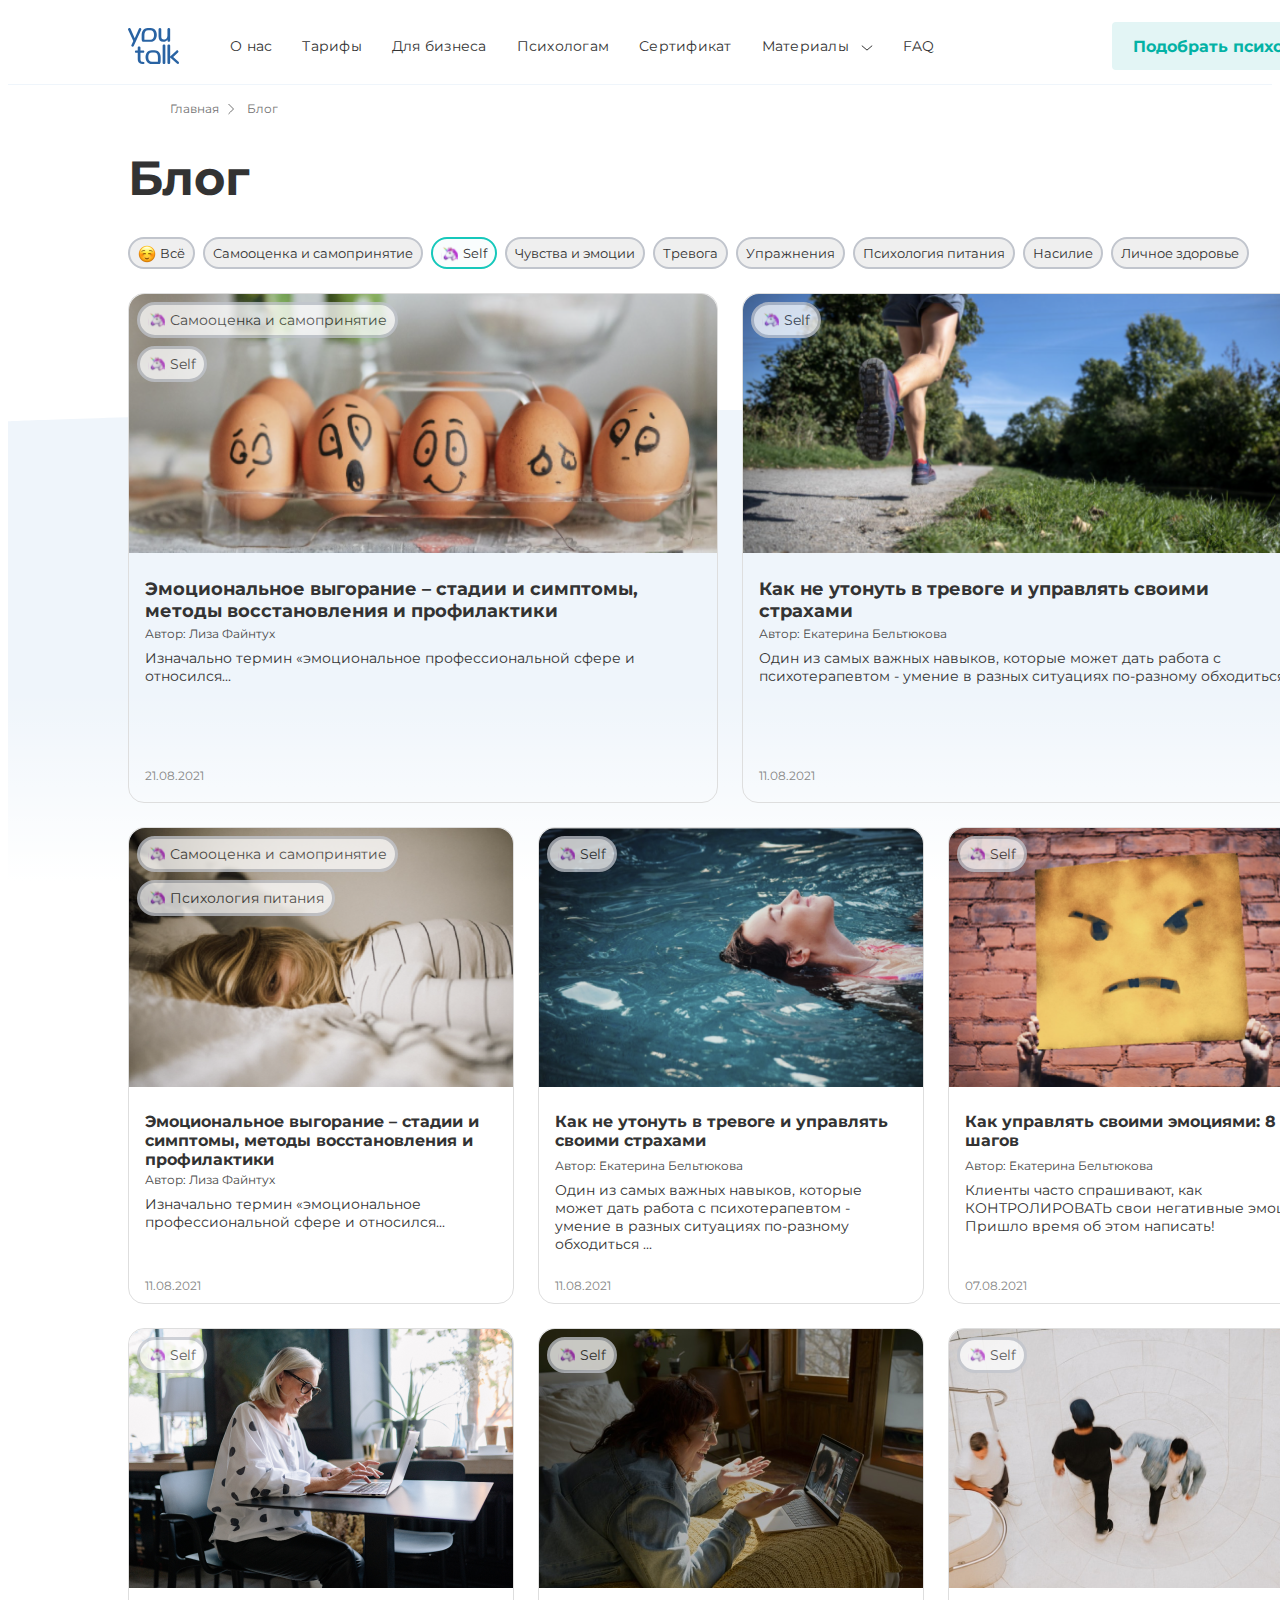
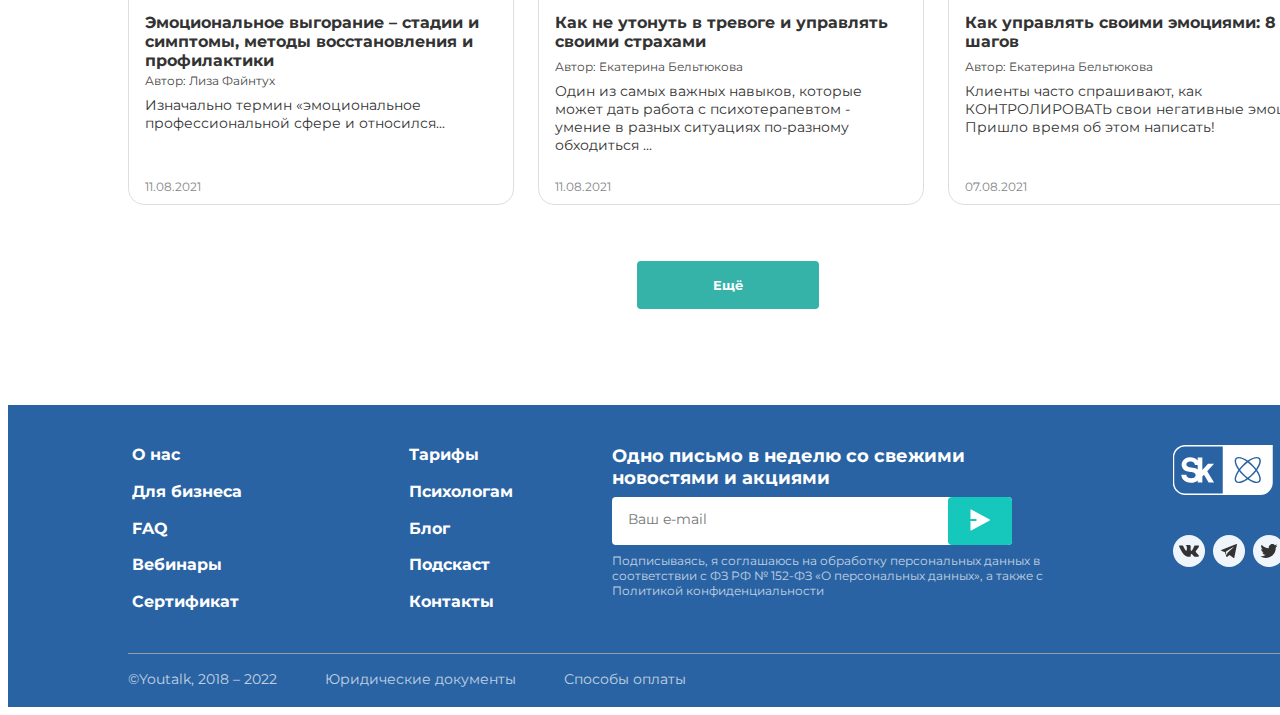
<file: index.html>
<!DOCTYPE html>
<html lang="en">
  <head>
    <meta
      charset="utf-8"
      name="viewport"
      content="width=device-width, initial-scale=1.0"
    />
    <link rel="stylesheet" href="./css/header.css" />
    <link rel="stylesheet" href="./css/hero.css" />
    <link rel="stylesheet" href="./css/footer.css" />
    <title>You talk</title>
    <script src="./js/burger.js"></script>
  </head>
  <body>
    <div class="header-wrapper">
      <header>
        <div class="header__box">
          <nav class="header__nav">
            <img
              class="header__logo"
              src="./images/header_logo.svg"
              alt="logo"
            />
            <ul class="header__list">
              <li>
                <a class="font__black header__link" href="#">О нас</a>
              </li>
              <li>
                <a class="font__black header__link" href="#">Тарифы</a>
              </li>
              <li>
                <a class="font__black header__link" href="#">Для бизнеса</a>
              </li>
              <li>
                <a class="font__black header__link" href="#">Психологам</a>
              </li>
              <li>
                <a class="font__black header__link" href="#">Сертификат</a>
              </li>
              <li>
                <a class="font__black header__link" href="#">Материалы</a>
                <img
                  class="header__link-arrow"
                  src="./images/header_arrow_down.svg"
                  alt="↓"
                />
              </li>
              <li>
                <a class="font__black header__link" href="#">FAQ</a>
              </li>
            </ul>
            <button class="header__button">Подобрать психолога</button>
          </nav>
          <nav class="header__mobile">
            <img
              class="header__mobile_logo"
              src="./images/header_logo.svg"
              alt="logo"
            />
            <button class="header__mobile_burger" onclick="toggleMenu()">
              <img src="./images/header_burger.svg" alt="menu" />
            </button>
          </nav>
          <div class="header__line"></div>
          <ul class="header__mobile_list">
            <li>
              <a class="font__black header__mobile-link" href="#">О нас</a>
            </li>
            <li>
              <a class="font__black header__mobile-link" href="#">Тарифы</a>
            </li>
            <li>
              <a class="font__black header__mobile-link" href="#"
                >Для бизнеса</a
              >
            </li>
            <li>
              <a class="font__black header__mobile-link" href="#">Психологам</a>
            </li>
            <li>
              <a class="font__black header__mobile-link" href="#">Сертификат</a>
            </li>
            <li>
              <a class="font__black header__mobile-link" href="#">Материалы</a>
              <img
                class="header__link_arrow"
                src="./images/header_arrow_down.svg"
                alt="↓"
              />
            </li>
            <li>
              <a class="font__black header__mobile-link" href="#">FAQ</a>
            </li>
          </ul>
        </div>
      </header>
    </div>
    <div class="hero-wrapper">
      <main>
        <section class="hero">
          <nav class="hero__menu">
            <a href="#" class="font__black hero__menu_item">Главная</a>
            <img
              class="hero__menu_arrow"
              src="./images/hero_arrow.svg"
              alt="→"
            />
            <a href="#" class="font__black hero__menu_item">Блог</a>
          </nav>
          <div class="hero__container">
            <p class="font__black hero__headline">Блог</p>
            <div class="hero__tags">
              <button class="hero__tags_item">
                <img
                  class="hero__tags_image"
                  src="./images/hero_smile.svg"
                  alt="😊"
                />
                <p class="font__black hero__tags_text">Всё</p>
              </button>
              <button class="hero__tags_item">
                <p class="font__black hero__tags_text">
                  Самооценка и самопринятие
                </p>
              </button>
              <button class="hero__tags_item">
                <img
                  class="hero__tags_image"
                  src="./images/hero_unicorn.svg"
                  alt="🦄"
                />
                <p class="font__black hero__tags_text">Self</p>
              </button>
              <button class="hero__tags_item">
                <p class="font__black hero__tags_text">Чувства и эмоции</p>
              </button>
              <button class="hero__tags_item">
                <p class="font__black hero__tags_text">Тревога</p>
              </button>
              <button class="hero__tags_item">
                <p class="font__black hero__tags_text">Упражнения</p>
              </button>
              <button class="hero__tags_item">
                <p class="font__black hero__tags_text">Психология питания</p>
              </button>
              <button class="hero__tags_item">
                <p class="font__black hero__tags_text">Насилие</p>
              </button>
              <button class="hero__tags_item">
                <p class="font__black hero__tags_text">Личное здоровье</p>
              </button>
            </div>
            <div class="hero__main_articles">
              <a href="#" class="hero__main_articles_item">
                <div class="hero__main_articles_image">
                  <span
                    class="font__black hero__tags_item hero__main_articles_item_tag"
                  >
                    <img
                      class="hero__tags_image"
                      src="./images/hero_unicorn.svg"
                      alt="🦄"
                    />
                    Самооценка и самопринятие</span
                  >
                  <span
                    class="font__black hero__tags_item hero__main_articles_item_tag"
                  >
                    <img
                      class="hero__tags_image"
                      src="./images/hero_unicorn.svg"
                      alt="🦄"
                    />
                    Self</span
                  >
                </div>
                <div class="hero__main_acrticles_text">
                  <span class="font__black hero__main_acrticles_text_title">
                    Эмоциональное выгорание – стадии и симптомы, методы
                    восстановления и профилактики
                  </span>
                  <span class="font__black hero__main_acrticles_text_author">
                    Автор: Лиза Файнтух
                  </span>
                  <span class="font__black hero__main_acrticles_text_value"
                    >Изначально термин «эмоциональное профессиональной сфере и
                    относился...</span
                  >
                </div>
                <p class="font__black hero__main_acrticles_date">21.08.2021</p>
              </a>
              <a href="./pages/article.html" class="hero__main_articles_item">
                <div
                  class="hero__main_articles_image hero__main_articles_image_background"
                >
                  <span
                    class="font__black hero__tags_item hero__main_articles_item_tag"
                  >
                    <img
                      class="hero__tags_image"
                      src="./images/hero_unicorn.svg"
                      alt="🦄"
                    />
                    Self</span
                  >
                </div>
                <div class="hero__main_acrticles_text">
                  <span class="font__black hero__main_acrticles_text_title">
                    Как не утонуть в тревоге и управлять своими страхами
                  </span>
                  <span class="font__black hero__main_acrticles_text_author">
                    Автор: Екатерина Бельтюкова
                  </span>
                  <span class="font__black hero__main_acrticles_text_value"
                    >Один из самых важных навыков, которые может дать работа с
                    психотерапевтом - умение в разных ситуациях по-разному
                    обходиться ...</span
                  >
                </div>
                <p class="font__black hero__main_acrticles_date">11.08.2021</p>
              </a>
            </div>
            <div class="hero__sub_articles">
              <a href="#" class="hero__sub_articles_item">
                <div class="hero__sub_articles_image">
                  <span
                    class="font__black hero__tags_item hero__main_articles_item_tag"
                  >
                    <img
                      class="hero__tags_image"
                      src="./images/hero_unicorn.svg"
                      alt="🦄"
                    />
                    Самооценка и самопринятие</span
                  >
                  <span
                    class="font__black hero__tags_item hero__main_articles_item_tag"
                  >
                    <img
                      class="hero__tags_image"
                      src="./images/hero_unicorn.svg"
                      alt="🦄"
                    />
                    Психология питания</span
                  >
                </div>
                <div class="hero__sub_acrticles_text">
                  <span class="font__black hero__sub_acrticles_text_title">
                    Эмоциональное выгорание – стадии и симптомы, методы
                    восстановления и профилактики
                  </span>
                  <span class="font__black hero__main_acrticles_text_author">
                    Автор: Лиза Файнтух
                  </span>
                  <span class="font__black hero__main_acrticles_text_value"
                    >Изначально термин «эмоциональное профессиональной сфере и
                    относился...</span
                  >
                </div>
                <p class="font__black hero__sub_acrticles_date">11.08.2021</p>
              </a>
              <a href="./pages/article.html" class="hero__sub_articles_item">
                <div class="hero__sub_articles_image" id="Image2">
                  <span
                    class="font__black hero__tags_item hero__main_articles_item_tag"
                  >
                    <img
                      class="hero__tags_image"
                      src="./images/hero_unicorn.svg"
                      alt="🦄"
                    />
                    Self</span
                  >
                </div>
                <div class="hero__sub_acrticles_text">
                  <span class="font__black hero__sub_acrticles_text_title">
                    Как не утонуть в тревоге и управлять своими страхами
                  </span>
                  <span class="font__black hero__main_acrticles_text_author">
                    Автор: Екатерина Бельтюкова
                  </span>
                  <span class="font__black hero__main_acrticles_text_value"
                    >Один из самых важных навыков, которые может дать работа с
                    психотерапевтом - умение в разных ситуациях по-разному
                    обходиться ...</span
                  >
                </div>
                <p class="font__black hero__sub_acrticles_date">11.08.2021</p>
              </a>
              <a href="#" class="hero__sub_articles_item">
                <div class="hero__sub_articles_image" id="Image3">
                  <span
                    class="font__black hero__tags_item hero__main_articles_item_tag"
                  >
                    <img
                      class="hero__tags_image"
                      src="./images/hero_unicorn.svg"
                      alt="🦄"
                    />
                    Self</span
                  >
                </div>
                <div class="hero__sub_acrticles_text">
                  <span class="font__black hero__sub_acrticles_text_title">
                    Как управлять своими эмоциями: 8 шагов
                  </span>
                  <span class="font__black hero__main_acrticles_text_author">
                    Автор: Екатерина Бельтюкова
                  </span>
                  <span class="font__black hero__main_acrticles_text_value"
                    >Клиенты часто спрашивают, как КОНТРОЛИРОВАТЬ свои
                    негативные эмоции. Пришло время об этом написать!</span
                  >
                </div>
                <p class="font__black hero__sub_acrticles_date">07.08.2021</p>
              </a>
            </div>
            <div class="hero__sub_articles">
              <a href="#" class="hero__sub_articles_item">
                <div class="hero__sub_articles_image" id="Image4">
                  <span
                    class="font__black hero__tags_item hero__main_articles_item_tag"
                  >
                    <img
                      class="hero__tags_image"
                      src="./images/hero_unicorn.svg"
                      alt="🦄"
                    />
                    Self</span
                  >
                </div>
                <div class="hero__sub_acrticles_text">
                  <span class="font__black hero__sub_acrticles_text_title">
                    Эмоциональное выгорание – стадии и симптомы, методы
                    восстановления и профилактики
                  </span>
                  <span class="font__black hero__main_acrticles_text_author">
                    Автор: Лиза Файнтух
                  </span>
                  <span class="font__black hero__main_acrticles_text_value"
                    >Изначально термин «эмоциональное профессиональной сфере и
                    относился...</span
                  >
                </div>
                <p class="font__black hero__sub_acrticles_date">11.08.2021</p>
              </a>
              <a href="./pages/article.html" class="hero__sub_articles_item">
                <div class="hero__sub_articles_image" id="Image5">
                  <span
                    class="font__black hero__tags_item hero__main_articles_item_tag"
                  >
                    <img
                      class="hero__tags_image"
                      src="./images/hero_unicorn.svg"
                      alt="🦄"
                    />
                    Self</span
                  >
                </div>
                <div class="hero__sub_acrticles_text">
                  <span class="font__black hero__sub_acrticles_text_title">
                    Как не утонуть в тревоге и управлять своими страхами
                  </span>
                  <span class="font__black hero__main_acrticles_text_author">
                    Автор: Екатерина Бельтюкова
                  </span>
                  <span class="font__black hero__main_acrticles_text_value"
                    >Один из самых важных навыков, которые может дать работа с
                    психотерапевтом - умение в разных ситуациях по-разному
                    обходиться ...</span
                  >
                </div>
                <p class="font__black hero__sub_acrticles_date">11.08.2021</p>
              </a>
              <a href="#" class="hero__sub_articles_item">
                <div class="hero__sub_articles_image" id="Image6">
                  <span
                    class="font__black hero__tags_item hero__main_articles_item_tag"
                  >
                    <img
                      class="hero__tags_image"
                      src="./images/hero_unicorn.svg"
                      alt="🦄"
                    />
                    Self</span
                  >
                </div>
                <div class="hero__sub_acrticles_text">
                  <span class="font__black hero__sub_acrticles_text_title">
                    Как управлять своими эмоциями: 8 шагов
                  </span>
                  <span class="font__black hero__main_acrticles_text_author">
                    Автор: Екатерина Бельтюкова
                  </span>
                  <span class="font__black hero__main_acrticles_text_value"
                    >Клиенты часто спрашивают, как КОНТРОЛИРОВАТЬ свои
                    негативные эмоции. Пришло время об этом написать!</span
                  >
                </div>
                <p class="font__black hero__sub_acrticles_date">07.08.2021</p>
              </a>
            </div>
          </div>
          <div class="hero__sub-news-mobile">
            <a href="#" class="hero__sub_articles_item">
              <div class="hero__sub_articles_image">
                <span
                  class="font__black hero__tags_item hero__main_articles_item_tag"
                >
                  <img
                    class="hero__tags_image"
                    src="./images/hero_unicorn.svg"
                    alt="🦄"
                  />
                  Самооценка и самопринятие</span
                >
                <span
                  class="font__black hero__tags_item hero__main_articles_item_tag"
                >
                  <img
                    class="hero__tags_image"
                    src="./images/hero_unicorn.svg"
                    alt="🦄"
                  />
                  Психология питания</span
                >
              </div>
              <div class="hero__sub_acrticles_text">
                <span class="font__black hero__sub_acrticles_text_title">
                  Эмоциональное выгорание – стадии и симптомы, методы
                  восстановления и профилактики
                </span>
                <span class="font__black hero__main_acrticles_text_author">
                  Автор: Лиза Файнтух
                </span>
                <span class="font__black hero__main_acrticles_text_value"
                  >Изначально термин «эмоциональное профессиональной сфере и
                  относился...</span
                >
              </div>
              <p class="font__black hero__sub_acrticles_date">11.08.2021</p>
            </a>
            <a href="./pages/article.html" class="hero__sub_articles_item">
              <div class="hero__sub_articles_image" id="Image2">
                <span
                  class="font__black hero__tags_item hero__main_articles_item_tag"
                >
                  <img
                    class="hero__tags_image"
                    src="./images/hero_unicorn.svg"
                    alt="🦄"
                  />
                  Self</span
                >
              </div>
              <div class="hero__sub_acrticles_text">
                <span class="font__black hero__sub_acrticles_text_title">
                  Как не утонуть в тревоге и управлять своими страхами
                </span>
                <span class="font__black hero__main_acrticles_text_author">
                  Автор: Екатерина Бельтюкова
                </span>
                <span class="font__black hero__main_acrticles_text_value"
                  >Один из самых важных навыков, которые может дать работа с
                  психотерапевтом - умение в разных ситуациях по-разному
                  обходиться ...</span
                >
              </div>
              <p class="font__black hero__sub_acrticles_date">11.08.2021</p>
            </a>
          </div>
          <div class="hero__sub-news-mobile" id="hero__sub-news-mobile2">
            <a href="#" class="hero__sub_articles_item">
              <div class="hero__sub_articles_image" id="Image3">
                <span
                  class="font__black hero__tags_item hero__main_articles_item_tag"
                >
                  <img
                    class="hero__tags_image"
                    src="./images/hero_unicorn.svg"
                    alt="🦄"
                  />
                  Self</span
                >
              </div>
              <div class="hero__sub_acrticles_text">
                <span class="font__black hero__sub_acrticles_text_title">
                  Как управлять своими эмоциями: 8 шагов
                </span>
                <span class="font__black hero__main_acrticles_text_author">
                  Автор: Екатерина Бельтюкова
                </span>
                <span class="font__black hero__main_acrticles_text_value"
                  >Клиенты часто спрашивают, как КОНТРОЛИРОВАТЬ свои негативные
                  эмоции. Пришло время об этом написать!</span
                >
              </div>
              <p class="font__black hero__sub_acrticles_date">07.08.2021</p>
            </a>
            <a href="#" class="hero__sub_articles_item">
              <div class="hero__sub_articles_image" id="Image4">
                <span
                  class="font__black hero__tags_item hero__main_articles_item_tag"
                >
                  <img
                    class="hero__tags_image"
                    src="./images/hero_unicorn.svg"
                    alt="🦄"
                  />
                  Self</span
                >
              </div>
              <div class="hero__sub_acrticles_text">
                <span class="font__black hero__sub_acrticles_text_title">
                  Эмоциональное выгорание – стадии и симптомы, методы
                  восстановления и профилактики
                </span>
                <span class="font__black hero__main_acrticles_text_author">
                  Автор: Лиза Файнтух
                </span>
                <span class="font__black hero__main_acrticles_text_value"
                  >Изначально термин «эмоциональное профессиональной сфере и
                  относился...</span
                >
              </div>
              <p class="font__black hero__sub_acrticles_date">11.08.2021</p>
            </a>
          </div>
          <div class="hero__sub-news-mobile" id="hero__sub-news-mobile3">
            <a href="./pages/article.html" class="hero__sub_articles_item">
              <div class="hero__sub_articles_image" id="Image5">
                <span
                  class="font__black hero__tags_item hero__main_articles_item_tag"
                >
                  <img
                    class="hero__tags_image"
                    src="./images/hero_unicorn.svg"
                    alt="🦄"
                  />
                  Self</span
                >
              </div>
              <div class="hero__sub_acrticles_text">
                <span class="font__black hero__sub_acrticles_text_title">
                  Как не утонуть в тревоге и управлять своими страхами
                </span>
                <span class="font__black hero__main_acrticles_text_author">
                  Автор: Екатерина Бельтюкова
                </span>
                <span class="font__black hero__main_acrticles_text_value"
                  >Один из самых важных навыков, которые может дать работа с
                  психотерапевтом - умение в разных ситуациях по-разному
                  обходиться ...</span
                >
              </div>
              <p class="font__black hero__sub_acrticles_date">11.08.2021</p>
            </a>
            <a href="#" class="hero__sub_articles_item">
              <div class="hero__sub_articles_image" id="Image6">
                <span
                  class="font__black hero__tags_item hero__main_articles_item_tag"
                >
                  <img
                    class="hero__tags_image"
                    src="./images/hero_unicorn.svg"
                    alt="🦄"
                  />
                  Self</span
                >
              </div>
              <div class="hero__sub_acrticles_text">
                <span class="font__black hero__sub_acrticles_text_title">
                  Как управлять своими эмоциями: 8 шагов
                </span>
                <span class="font__black hero__main_acrticles_text_author">
                  Автор: Екатерина Бельтюкова
                </span>
                <span class="font__black hero__main_acrticles_text_value"
                  >Клиенты часто спрашивают, как КОНТРОЛИРОВАТЬ свои негативные
                  эмоции. Пришло время об этом написать!</span
                >
              </div>
              <p class="font__black hero__sub_acrticles_date">07.08.2021</p>
            </a>
          </div>
          <button class="font__black hero__button_more">Ещё</button>
        </section>
      </main>
    </div>
    <div class="footer-wrapper">
      <footer class="footer__main">
        <div class="footer__container">
          <ul class="footer__links">
            <a href="#" class="font__black footer__links_link"
              ><li>О нас</li></a
            >
            <a href="#" class="font__black footer__links_link"
              ><li>Тарифы</li></a
            >
            <a href="#" class="font__black footer__links_link"
              ><li>Для бизнеса</li></a
            >
            <a href="#" class="font__black footer__links_link"
              ><li>Психологам</li></a
            >
            <a href="#" class="font__black footer__links_link"><li>FAQ</li></a>
            <a href="#" class="font__black footer__links_link"><li>Блог</li></a>
            <a href="#" class="font__black footer__links_link"
              ><li>Вебинары</li></a
            >
            <a href="#" class="font__black footer__links_link"
              ><li>Подскаст</li></a
            >
            <a href="#" class="font__black footer__links_link"
              ><li>Сертификат</li></a
            >
            <a href="#" class="font__black footer__links_link"
              ><li>Контакты</li></a
            >
          </ul>
          <div class="font__black footer__news">
            <h1 class="footer__news_title">
              Одно письмо в неделю со свежими новостями и акциями
            </h1>
            <div class="footer__news_input-container">
              <input
                class="font__black footer__news_input"
                type="text"
                placeholder="Ваш e-mail"
              />
              <button type="button">
                <img src="./images/footer_arrow_right.svg" alt="→" />
              </button>
            </div>
            <p class="footer__news_info">
              Подписываясь, я соглашаюсь на обработку персональных данных в
              соответствии с ФЗ РФ № 152-ФЗ «О персональных данных», а также с
              Политикой конфиденциальности
            </p>
          </div>
          <div class="footer__social">
            <a class="footer__social_skolkovo" href="#"
              ><img src="./images/footer_social_skolkovo.svg" alt="Skolkovo"
            /></a>
            <div class="footer__social_links">
              <a href="#"
                ><img src="./images/footer_social_vk.svg" alt="VK"
              /></a>
              <a href="#"
                ><img src="./images/footer_social_telegram.svg" alt="VK"
              /></a>
              <a href="#"
                ><img src="./images/footer_social_twitter.svg" alt="VK"
              /></a>
              <a href="#"
                ><img src="./images/footer_social_dzen.svg" alt="VK"
              /></a>
            </div>
          </div>
        </div>
        <div class="footer__copyright">
          <p class="footer__copyright_buttom-line"></p>
          <div class="footer__copyright_container">
            <p class="font__black footer__copyright_text">
              ©Youtalk, 2018 – 2022
            </p>
            <a href="#" class="font__black footer__copyright_text"
              >Юридические документы</a
            >
            <a href="#" class="font__black footer__copyright_text"
              >Способы оплаты</a
            >
          </div>
        </div>
      </footer>
    </div>
  </body>
</html>
</file>
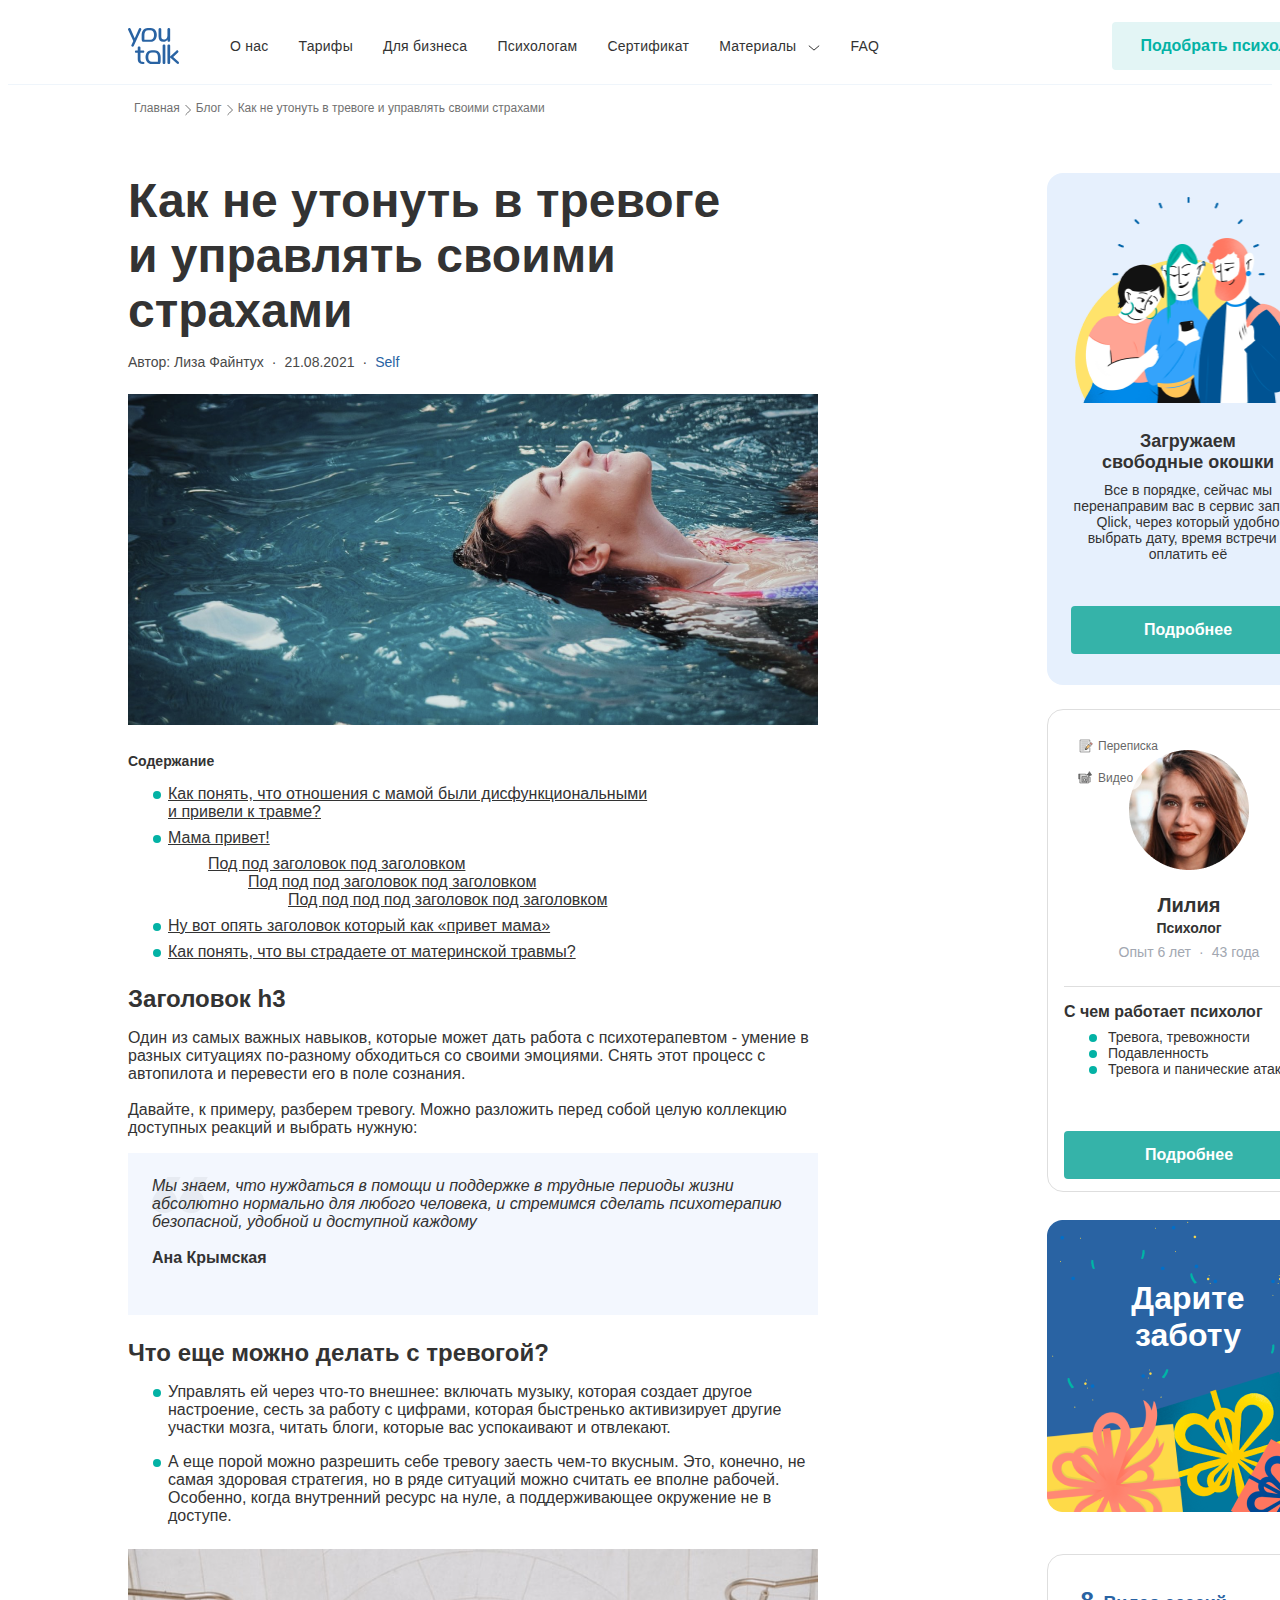
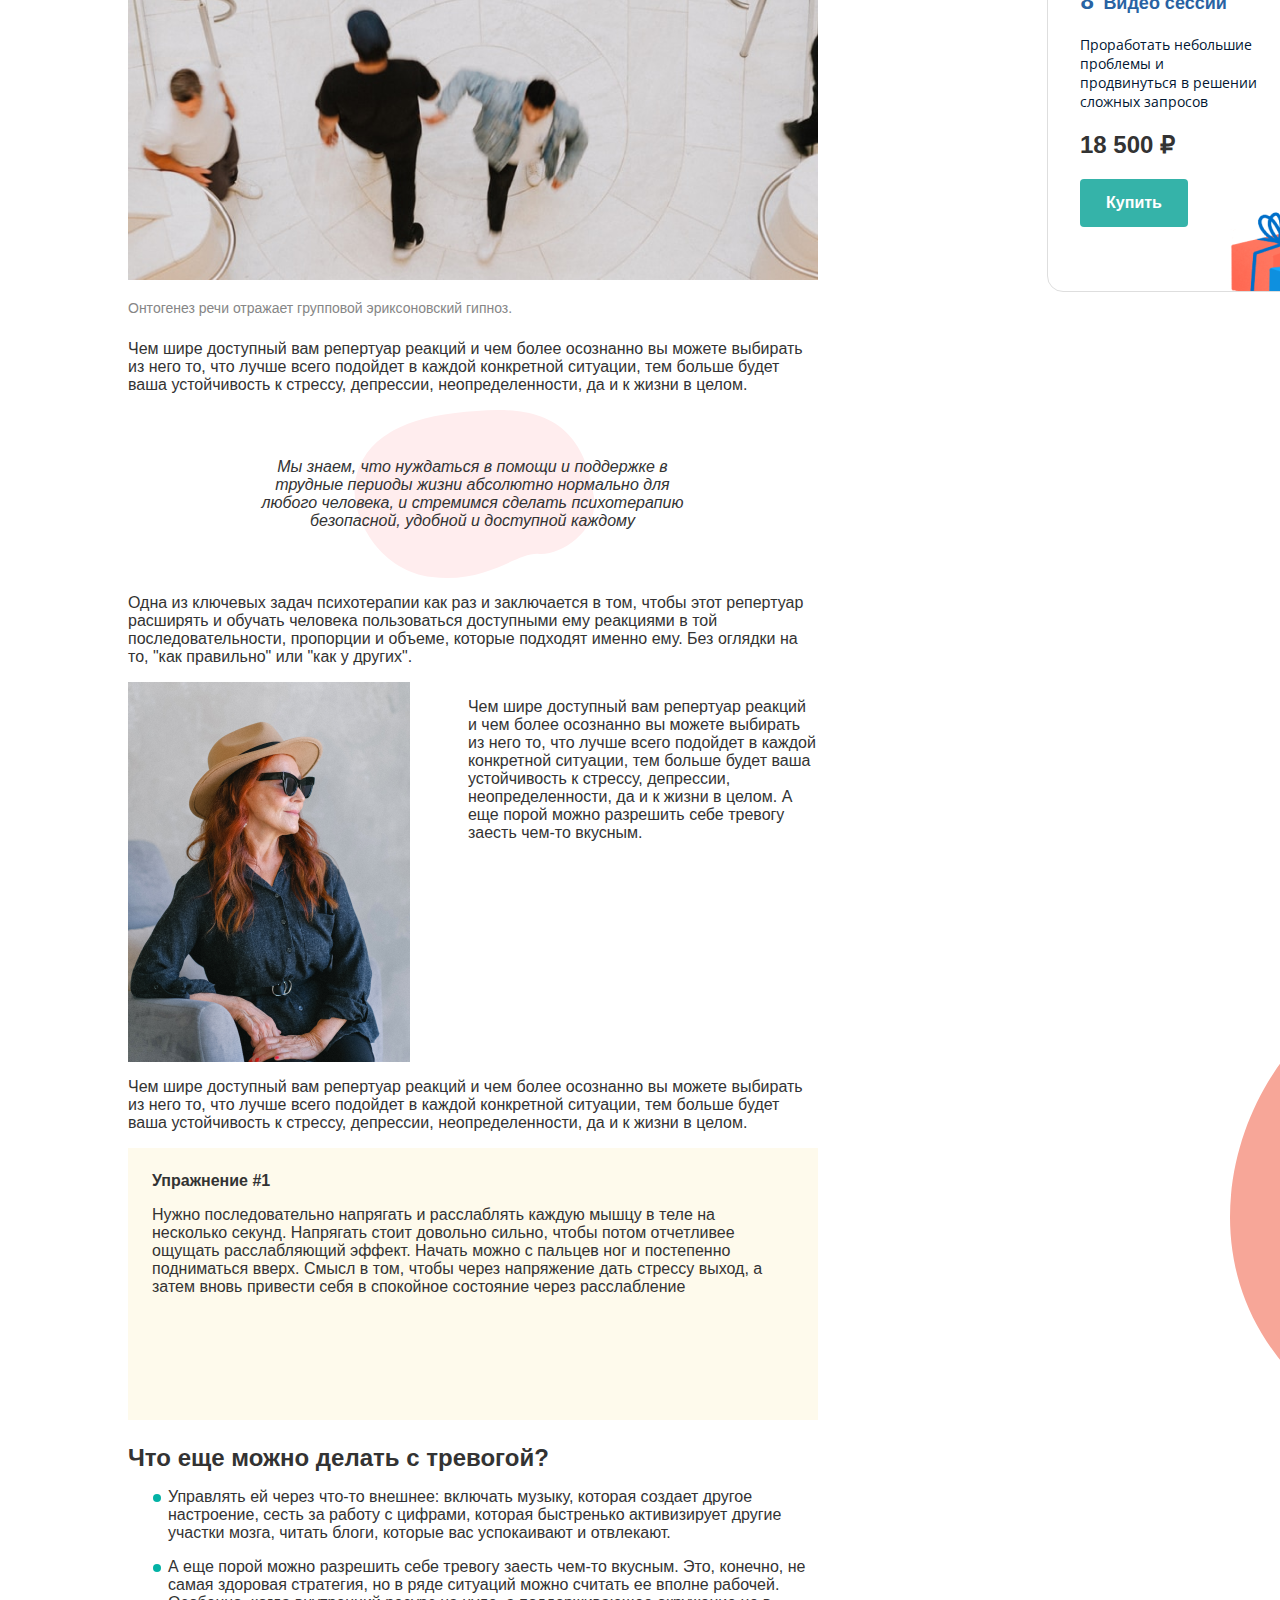
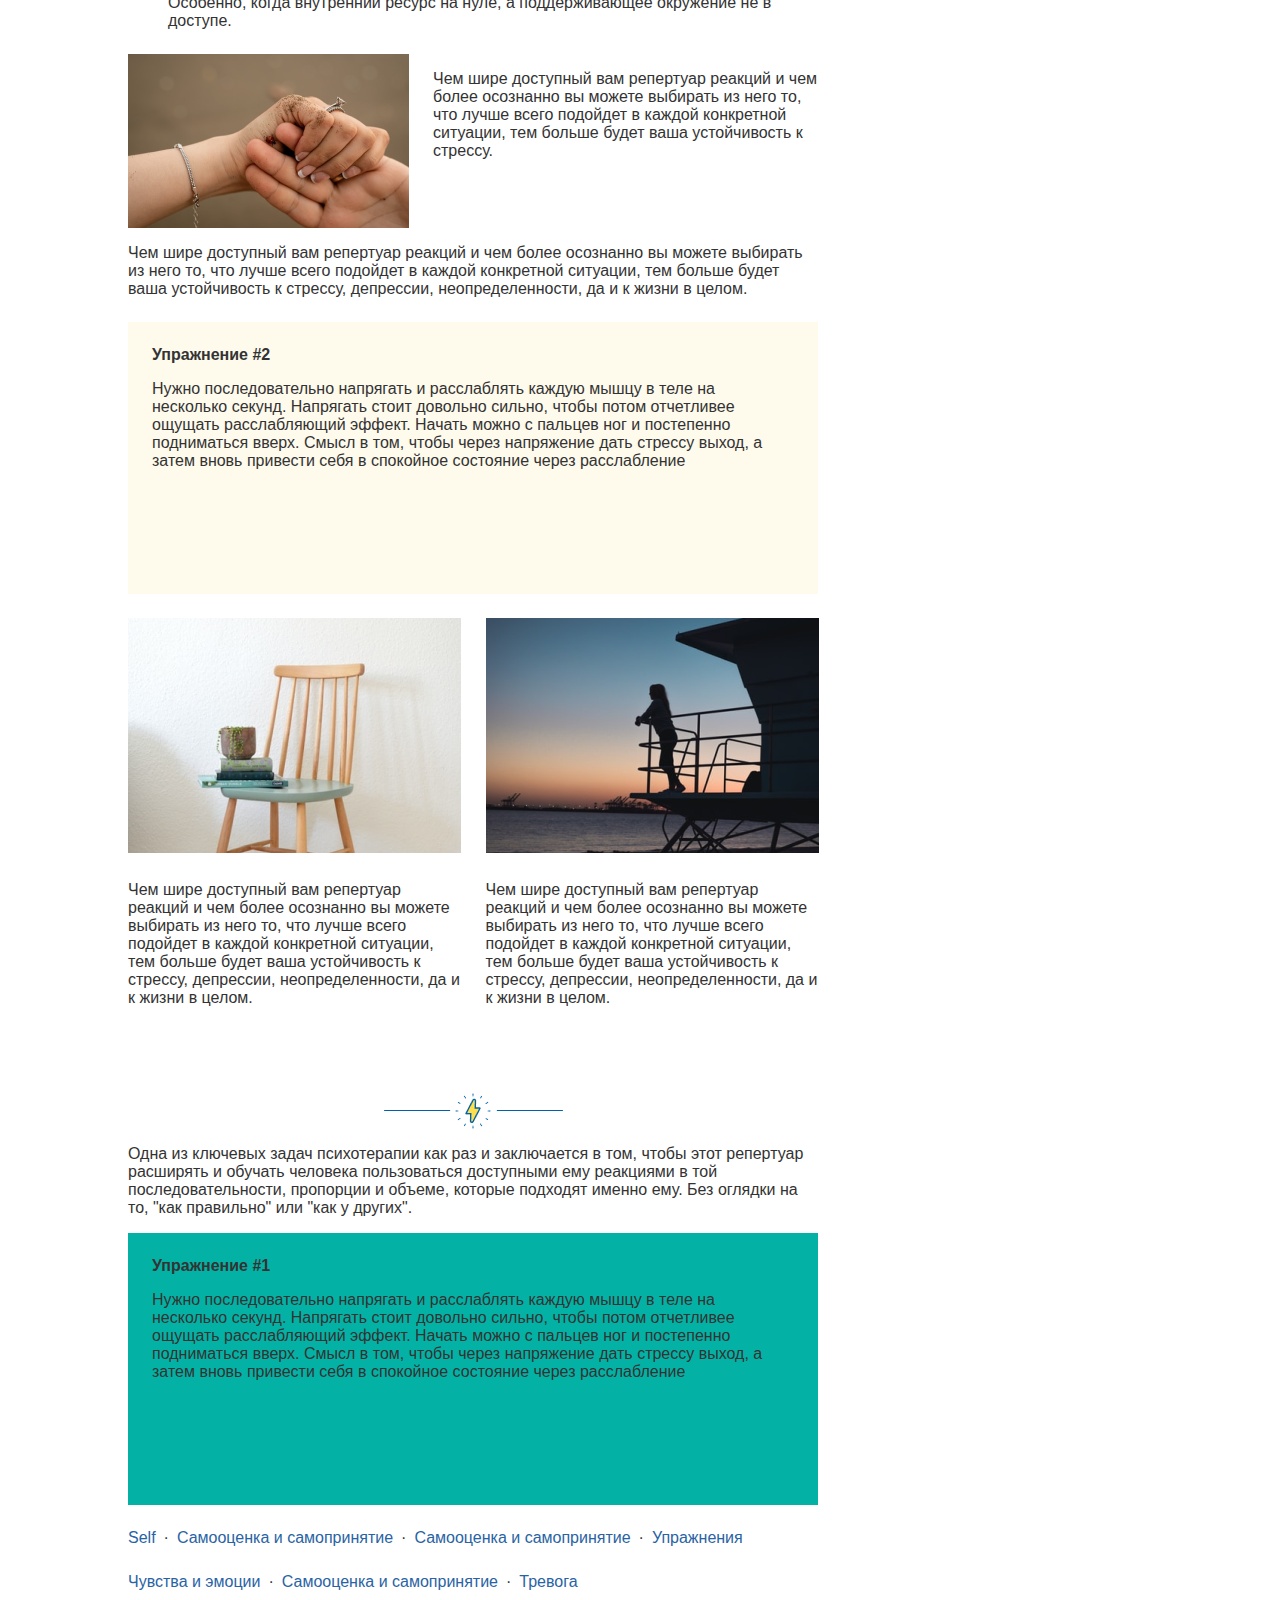
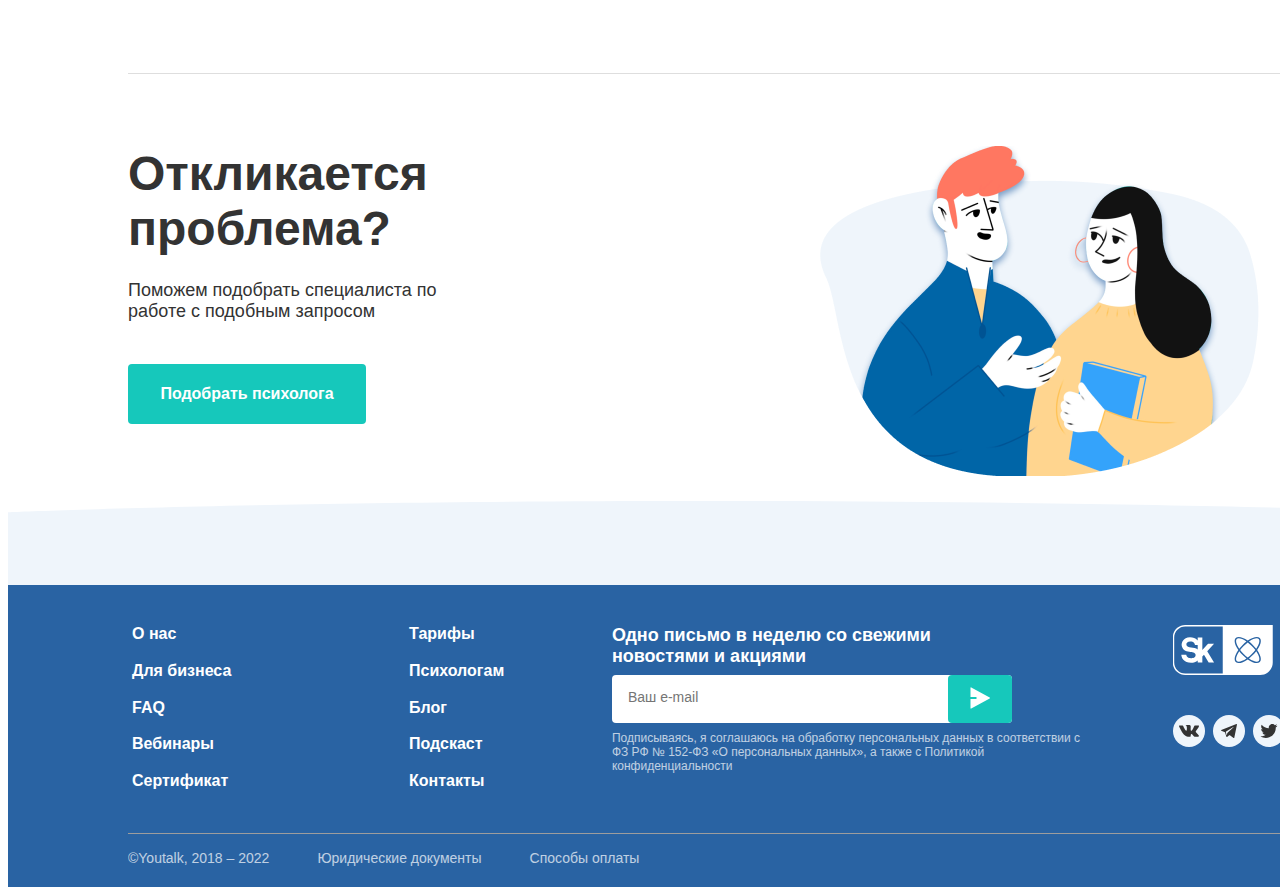
<file: pages/article.html>
<!DOCTYPE html>
<html lang="en">
  <head>
    <meta
      charset="utf-8"
      name="viewport"
      content="width=device-width, initial-scale=1.0"
    />
    <link rel="stylesheet" href="../css/header.css" />
    <link rel="stylesheet" href="../css/article.css" />
    <link rel="stylesheet" href="../css/footer.css" />
    <title>You talk</title>
    <script src="../js/burger.js"></script>
  </head>
  <body>
    <div class="header-wrapper">
      <header>
        <div class="header__box">
          <nav class="header__nav">
            <img
              class="header__logo"
              src="../images/header_logo.svg"
              alt="logo"
            />
            <ul class="header__list">
              <li>
                <a class="font__black header__link" href="#">О нас</a>
              </li>
              <li>
                <a class="font__black header__link" href="#">Тарифы</a>
              </li>
              <li>
                <a class="font__black header__link" href="#">Для бизнеса</a>
              </li>
              <li>
                <a class="font__black header__link" href="#">Психологам</a>
              </li>
              <li>
                <a class="font__black header__link" href="#">Сертификат</a>
              </li>
              <li>
                <a class="font__black header__link" href="#">Материалы</a>
                <img
                  class="header__link-arrow"
                  src="../images/header_arrow_down.svg"
                  alt="↓"
                />
              </li>
              <li>
                <a class="font__black header__link" href="#">FAQ</a>
              </li>
            </ul>
            <button class="header__button">Подобрать психолога</button>
          </nav>
          <nav class="header__mobile">
            <img
              class="header__mobile_logo"
              src="../images/header_logo.svg"
              alt="logo"
            />
            <button class="header__mobile_burger" onclick="toggleMenu()">
              <img src="../images/header_burger.svg" alt="menu" />
            </button>
          </nav>
          <div class="header__line"></div>
          <ul class="header__mobile_list">
            <li>
              <a class="font__black header__mobile-link" href="#">О нас</a>
            </li>
            <li>
              <a class="font__black header__mobile-link" href="#">Тарифы</a>
            </li>
            <li>
              <a class="font__black header__mobile-link" href="#"
                >Для бизнеса</a
              >
            </li>
            <li>
              <a class="font__black header__mobile-link" href="#">Психологам</a>
            </li>
            <li>
              <a class="font__black header__mobile-link" href="#">Сертификат</a>
            </li>
            <li>
              <a class="font__black header__mobile-link" href="#">Материалы</a>
              <img
                class="header__link_arrow"
                src="../images/header_arrow_down.svg"
                alt="↓"
              />
            </li>
            <li>
              <a class="font__black header__mobile-link" href="#">FAQ</a>
            </li>
          </ul>
        </div>
      </header>
    </div>
    <div class="article-wrapper">
      <main>
        <section class="article-landing">
          <nav class="article-landing__menu">
            <a href="#" class="font__black article-landing__menu-item"
              >Главная</a
            >
            <img
              class="hero__menu_arrow"
              src="../images/hero_arrow.svg"
              alt="→"
            />
            <a href="#" class="font__black article-landing__menu-item">Блог</a>
            <img
              class="hero__menu_arrow"
              src="../images/hero_arrow.svg"
              alt="→"
            />
            <a href="#" class="font__black article-landing__menu-item"
              >Как не утонуть в тревоге и управлять своими страхами</a
            >
          </nav>
          <section class="article-landing__container">
            <section class="font__black article-landing__items">
              <p class="article-landing__items_title">
                Как не утонуть в тревоге <br />
                и управлять своими страхами
              </p>
              <div class="article-landing__items_author">
                <span>Автор: Лиза Файнтух</span>
                <span>·</span>
                <span>21.08.2021</span>
                <span>·</span>
                <a class="article-landing__links-bottom_item" href="#">Self</a>
              </div>
              <img
                class="article_img1"
                src="../images/article_image_1.png"
                alt="swiming woman"
              />
              <nav class="font__black">
                <p class="article-landing__items_li">Содержание</p>
                <ul
                  class="article-landing__aside_li_stl article-landing__items_li_ul"
                >
                  <li class="article-landing__items_li_val">
                    <a class="article-landing__items_li_item" href="#">
                      Как понять, что отношения с мамой были дисфункциональными
                      <br />
                      и привели к травме?
                    </a>
                  </li>
                  <li class="article-landing__items_li_val">
                    <a class="article-landing__items_li_item" href="#">
                      Мама привет!
                    </a>
                  </li>
                  <ul class="article-landing__items_li_none">
                    <li>
                      <a class="article-landing__items_li_item" href="#">
                        Под под заголовок под заголовком
                      </a>
                    </li>
                    <ul class="article-landing__items_li_none">
                      <li>
                        <a class="article-landing__items_li_item" href="#">
                          Под под под заголовок под заголовком
                        </a>
                      </li>
                      <ul class="article-landing__items_li_none">
                        <li class="article-landing__items_li_val">
                          <a class="article-landing__items_li_item" href="#">
                            Под под под под заголовок под заголовком
                          </a>
                        </li>
                      </ul>
                    </ul>
                  </ul>
                  <li class="article-landing__items_li_val">
                    <a class="article-landing__items_li_item" href="#">
                      Ну вот опять заголовок который как «привет мама»
                    </a>
                  </li>
                  <li class="article-landing__items_li_val">
                    <a class="article-landing__items_li_item" href="#">
                      Как понять, что вы страдаете от материнской травмы?
                    </a>
                  </li>
                </ul>
              </nav>
              <article class="font__black">
                <h3 class="article-landing__art1_title">Заголовок h3</h3>
                <p class="article-landing__art1_text">
                  Один из самых важных навыков, которые может дать работа с
                  психотерапевтом - умение в разных ситуациях по-разному
                  обходиться со своими эмоциями. Снять этот процесс с автопилота
                  и перевести его в поле сознания. <br />
                  <br />
                  Давайте, к примеру, разберем тревогу. Можно разложить перед
                  собой целую коллекцию доступных реакций и выбрать нужную:
                </p>
                <div class="article-landing__art1_quote-container">
                  <div class="article-landing__art1_items">
                    <div class="article-landing__art1_item-quote">
                      <p class="article-landing__art1_item-text">
                        Мы знаем, что нуждаться в помощи и поддержке в трудные
                        периоды жизни абсолютно нормально для любого человека, и
                        стремимся сделать психотерапию безопасной, удобной и
                        доступной каждому
                      </p>
                      <span class="article-landing__art1_item-author"
                        >Ана Крымская</span
                      >
                    </div>
                  </div>
                </div>
              </article>
              <article class="font__black">
                <h3 class="article-landing__art1_title">
                  Что еще можно делать с тревогой?
                </h3>
                <ul class="article-landing__aside_li_stl">
                  <li
                    class="article-landing__art1_text article-landing__li_mrg"
                  >
                    Управлять ей через что-то внешнее: включать музыку, которая
                    создает другое настроение, сесть за работу с цифрами,
                    которая быстренько активизирует другие участки мозга, читать
                    блоги, которые вас успокаивают и отвлекают.
                  </li>
                  <li class="article-landing__art1_text">
                    А еще порой можно разрешить себе тревогу заесть чем-то
                    вкусным. Это, конечно, не самая здоровая стратегия, но в
                    ряде ситуаций можно считать ее вполне рабочей. Особенно,
                    когда внутренний ресурс на нуле, а поддерживающее окружение
                    не в доступе.
                  </li>
                </ul>
                <img
                  class="article_img2"
                  src="../images/article_image_2.png"
                  alt="people"
                />
                <p class="font-black article-landing__immage-desc">
                  Онтогенез речи отражает групповой эриксоновский гипноз.
                </p>
              </article>
              <section class="font__black article-landing__text-container">
                <article>
                  <p class="article-landing__art1_text">
                    Чем шире доступный вам репертуар реакций и чем более
                    осознанно вы можете выбирать из него то, что лучше всего
                    подойдет в каждой конкретной ситуации, тем больше будет ваша
                    устойчивость к стрессу, депрессии, неопределенности, да и к
                    жизни в целом.
                  </p>
                  <div class="article-landing__backgr-img">
                    <p class="article-landing__quote">
                      Мы знаем, что нуждаться в помощи и поддержке в
                      <br />трудные периоды жизни абсолютно нормально для
                      <br />любого человека, и стремимся сделать психотерапию
                      <br />безопасной, удобной и доступной каждому
                    </p>
                  </div>
                  <p class="article-landing__art1_text">
                    Одна из ключевых задач психотерапии как раз и заключается в
                    том, чтобы этот репертуар расширять и обучать человека
                    пользоваться доступными ему реакциями в той
                    последовательности, пропорции и объеме, которые подходят
                    именно ему. Без оглядки на то, "как правильно" или "как у
                    других".
                  </p>
                  <div class="article-landing__grid-two-rows" id="grid_img1">
                    <img src="../images/article_image_3.png" alt="woman" />
                    <p class="article-landing__art1_text">
                      Чем шире доступный вам репертуар реакций и чем более
                      осознанно вы можете выбирать из него то, что лучше всего
                      подойдет в каждой конкретной ситуации, тем больше будет
                      ваша устойчивость к стрессу, депрессии, неопределенности,
                      да и к жизни в целом. А еще порой можно разрешить себе
                      тревогу заесть чем-то вкусным.
                    </p>
                  </div>
                  <p class="article-landing__art1_text">
                    Чем шире доступный вам репертуар реакций и чем более
                    осознанно вы можете выбирать из него то, что лучше всего
                    подойдет в каждой конкретной ситуации, тем больше будет ваша
                    устойчивость к стрессу, депрессии, неопределенности, да и к
                    жизни в целом.
                  </p>
                  <div class="article-landing__yellow-box">
                    <h2 class="article-landing__exc-title">Упражнение #1</h2>
                    <p class="article-landing__art1_text">
                      Нужно последовательно напрягать и расслаблять каждую мышцу
                      в теле на несколько секунд. Напрягать стоит довольно
                      сильно, чтобы потом отчетливее ощущать расслабляющий
                      эффект. Начать можно с пальцев ног и постепенно
                      подниматься вверх. Смысл в том, чтобы через напряжение
                      дать стрессу выход, а затем вновь привести себя в
                      спокойное состояние через расслабление
                    </p>
                  </div>
                </article>
                <article class="font__black">
                  <h3 class="article-landing__art1_title">
                    Что еще можно делать с тревогой?
                  </h3>
                  <ul class="article-landing__aside_li_stl">
                    <li
                      class="article-landing__art1_text article-landing__li_mrg"
                    >
                      Управлять ей через что-то внешнее: включать музыку,
                      которая создает другое настроение, сесть за работу с
                      цифрами, которая быстренько активизирует другие участки
                      мозга, читать блоги, которые вас успокаивают и отвлекают.
                    </li>
                    <li class="article-landing__art1_text">
                      А еще порой можно разрешить себе тревогу заесть чем-то
                      вкусным. Это, конечно, не самая здоровая стратегия, но в
                      ряде ситуаций можно считать ее вполне рабочей. Особенно,
                      когда внутренний ресурс на нуле, а поддерживающее
                      окружение не в доступе.
                    </li>
                  </ul>
                  <div
                    class="article-landing__grid-two-rows-small"
                    id="grid_img2"
                  >
                    <img src="../images/article_image_4.png" alt="hands" />
                    <p class="article-landing__art1_text">
                      Чем шире доступный вам репертуар реакций и чем более
                      осознанно вы можете выбирать из него то, что лучше всего
                      подойдет в каждой конкретной ситуации, тем больше будет
                      ваша устойчивость к стрессу.
                    </p>
                  </div>
                  <p class="article-landing__art1_text">
                    Чем шире доступный вам репертуар реакций и чем более
                    осознанно вы можете выбирать из него то, что лучше всего
                    подойдет в каждой конкретной ситуации, тем больше будет ваша
                    устойчивость к стрессу, депрессии, неопределенности, да и к
                    жизни в целом.
                  </p>
                </article>
                <div class="article-landing__yellow-box">
                  <h2 class="article-landing__exc-title">Упражнение #2</h2>
                  <p class="article-landing__art1_text">
                    Нужно последовательно напрягать и расслаблять каждую мышцу в
                    теле на несколько секунд. Напрягать стоит довольно сильно,
                    чтобы потом отчетливее ощущать расслабляющий эффект. Начать
                    можно с пальцев ног и постепенно подниматься вверх. Смысл в
                    том, чтобы через напряжение дать стрессу выход, а затем
                    вновь привести себя в спокойное состояние через расслабление
                  </p>
                </div>
                <div class="article-landing__grid-two-rows-even">
                  <span id="grid__span-image1">
                    <img src="../images/article_image_5.png" alt="hands" />
                    <p
                      class="article-landing__art1_text article-landing__art1_text_mrgn"
                    >
                      Чем шире доступный вам репертуар реакций и чем более
                      осознанно вы можете выбирать из него то, что лучше всего
                      подойдет в каждой конкретной ситуации, тем больше будет
                      ваша устойчивость к стрессу, депрессии, неопределенности,
                      да и к жизни в целом.
                    </p>
                  </span>
                  <span id="grid__span-image2">
                    <img src="../images/article_image_6.png" alt="hands" />
                    <p
                      class="article-landing__art1_text article-landing__art1_text_mrgn"
                    >
                      Чем шире доступный вам репертуар реакций и чем более
                      осознанно вы можете выбирать из него то, что лучше всего
                      подойдет в каждой конкретной ситуации, тем больше будет
                      ваша устойчивость к стрессу, депрессии, неопределенности,
                      да и к жизни в целом.
                    </p>
                  </span>
                </div>
                <span class="article-landing__ligtning">
                  <img src="../images/article_image_7.png" alt="⚡︎" />
                </span>
                <p class="article-landing__art1_text">
                  Одна из ключевых задач психотерапии как раз и заключается в
                  том, чтобы этот репертуар расширять и обучать человека
                  пользоваться доступными ему реакциями в той
                  последовательности, пропорции и объеме, которые подходят
                  именно ему. Без оглядки на то, "как правильно" или "как у
                  других".
                </p>
                <div class="article-landing__blue-box">
                  <h2 class="article-landing__exc-title">Упражнение #1</h2>
                  <p class="article-landing__art1_text">
                    Нужно последовательно напрягать и расслаблять каждую мышцу в
                    теле на несколько секунд. Напрягать стоит довольно сильно,
                    чтобы потом отчетливее ощущать расслабляющий эффект. Начать
                    можно с пальцев ног и постепенно подниматься вверх. Смысл в
                    том, чтобы через напряжение дать стрессу выход, а затем
                    вновь привести себя в спокойное состояние через расслабление
                  </p>
                </div>
                <div class="article-landing__links-bottom">
                  <a class="article-landing__links-bottom_item" href="#"
                    >Self</a
                  >
                  <span>·</span>
                  <a class="article-landing__links-bottom_item" href="#"
                    >Самооценка и самопринятие</a
                  >
                  <span>·</span>
                  <a class="article-landing__links-bottom_item" href="#"
                    >Самооценка и самопринятие</a
                  >
                  <span>·</span>
                  <a class="article-landing__links-bottom_item" href="#"
                    >Упражнения</a
                  >
                </div>
                <div class="article-landing__links-bottom">
                  <a class="article-landing__links-bottom_item" href="#"
                    >Чувства и эмоции</a
                  >
                  <span>·</span>
                  <a class="article-landing__links-bottom_item" href="#"
                    >Самооценка и самопринятие</a
                  >
                  <span>·</span>
                  <a class="article-landing__links-bottom_item" href="#"
                    >Тревога</a
                  >
                </div>
                <div>
                  <aside class="font__black article-landing__aside-mobile">
                    <div class="article-landing__aside_meet">
                      <img
                        class="article-landing__aside_meet_item"
                        src="../images/aside_image_1.png"
                        alt="meet"
                      />
                      <h1 class="article-landing__aside_meet_head">
                        Загружаем <br />
                        свободные окошки
                      </h1>
                      <p class="article-landing__aside_meet_text">
                        Все в порядке, сейчас мы перенаправим вас в сервис
                        записи Qlick, через который удобно выбрать дату, время
                        встречи и оплатить её
                      </p>
                      <button class="article-landing__aside_meet_button">
                        Подробнее
                      </button>
                    </div>
                    <div class="article-landing__aside_psych">
                      <div class="article-landing__aside_psych_photo-tags">
                        <span
                          class="font__black article-landing__tags_item article-landing_articles_item_tag"
                        >
                          <img
                            class="article-landing__tags_image"
                            src="../images/aside_tag_1.svg"
                            alt="📝"
                          />
                          Переписка</span
                        >
                        <span
                          class="font__black article-landing__tags_item article-landing_articles_item_tag"
                        >
                          <img
                            class="article-landing__tags_image"
                            src="../images/aside_tag_2.svg"
                            alt="📹"
                          />
                          Видео</span
                        >
                      </div>
                      <div class="article-landing__aside_psych_text">
                        <div
                          class="font__black article-landing__psych-name-exp"
                        >
                          <p class="article-landing__psych-name">Лилия</p>
                          <p class="article-landing__psych-prof">Психолог</p>
                          <div class="article-landing__psych-exp">
                            <span>Опыт 6 лет</span>
                            <span>·</span>
                            <span>43 года</span>
                          </div>
                        </div>
                        <div class="article-landing__aside_psych_line"></div>
                        <div class="font__black article-landing__aside_li">
                          <span
                            class="font__black article-landing__aside_li_items"
                            >С чем работает психолог</span
                          >
                          <ul class="article-landing__aside_li_stl">
                            <li class="article-landing__aside_li_items_item">
                              Тревога, тревожности
                            </li>
                            <li class="article-landing__aside_li_items_item">
                              Подавленность
                            </li>
                            <li class="article-landing__aside_li_items_item">
                              Тревога и панические атаки
                            </li>
                          </ul>
                        </div>
                        <button
                          class="article-landing__aside_meet_button article-landing__aside_psych_button"
                        >
                          Подробнее
                        </button>
                      </div>
                    </div>
                    <div class="article-landing__aside_image">
                      <p class="article-landing__aside_image_text">
                        Дарите заботу
                      </p>
                    </div>
                    <div class="article-landing__aside_gift">
                      <div
                        class="font__black article-landing__aside_gift-container"
                      >
                        <div class="article-landing__aside-title">
                          <h2 class="article-landing__aside-title_part1">8</h2>
                          <h2 class="article-landing__aside-title_part2">
                            Видео сессий
                          </h2>
                        </div>
                        <p class="article-landing__aside-text">
                          Проработать небольшие проблемы и продвинуться в
                          решении сложных запросов
                        </p>
                        <p class="article-landing__aside-price">18 500 ₽</p>
                        <button
                          class="article-landing__aside_meet_button article-landing__button-video"
                        >
                          Купить
                        </button>
                      </div>
                    </div>
                  </aside>
                </div>
              </section>
            </section>
            <aside class="font__black article-landing__aside">
              <div class="article-landing__aside_meet">
                <img
                  class="article-landing__aside_meet_item"
                  src="../images/aside_image_1.png"
                  alt="meet"
                />
                <h1 class="article-landing__aside_meet_head">
                  Загружаем <br />
                  свободные окошки
                </h1>
                <p class="article-landing__aside_meet_text">
                  Все в порядке, сейчас мы перенаправим вас в сервис записи
                  Qlick, через который удобно выбрать дату, время встречи и
                  оплатить её
                </p>
                <button class="article-landing__aside_meet_button">
                  Подробнее
                </button>
              </div>
              <div class="article-landing__aside_psych">
                <div class="article-landing__aside_psych_photo-tags">
                  <span
                    class="font__black article-landing__tags_item article-landing_articles_item_tag"
                  >
                    <img
                      class="article-landing__tags_image"
                      src="../images/aside_tag_1.svg"
                      alt="📝"
                    />
                    Переписка</span
                  >
                  <span
                    class="font__black article-landing__tags_item article-landing_articles_item_tag"
                  >
                    <img
                      class="article-landing__tags_image"
                      src="../images/aside_tag_2.svg"
                      alt="📹"
                    />
                    Видео</span
                  >
                </div>
                <div class="article-landing__aside_psych_text">
                  <div class="font__black article-landing__psych-name-exp">
                    <p class="article-landing__psych-name">Лилия</p>
                    <p class="article-landing__psych-prof">Психолог</p>
                    <div class="article-landing__psych-exp">
                      <span>Опыт 6 лет</span>
                      <span>·</span>
                      <span>43 года</span>
                    </div>
                  </div>
                  <div class="article-landing__aside_psych_line"></div>
                  <div class="font__black article-landing__aside_li">
                    <span class="font__black article-landing__aside_li_items"
                      >С чем работает психолог</span
                    >
                    <ul class="article-landing__aside_li_stl">
                      <li class="article-landing__aside_li_items_item">
                        Тревога, тревожности
                      </li>
                      <li class="article-landing__aside_li_items_item">
                        Подавленность
                      </li>
                      <li class="article-landing__aside_li_items_item">
                        Тревога и панические атаки
                      </li>
                    </ul>
                  </div>
                  <button
                    class="article-landing__aside_meet_button article-landing__aside_psych_button"
                  >
                    Подробнее
                  </button>
                </div>
              </div>
              <div class="article-landing__aside_image">
                <p class="article-landing__aside_image_text">Дарите заботу</p>
              </div>
              <div class="article-landing__aside_gift">
                <div class="font__black article-landing__aside_gift-container">
                  <div class="article-landing__aside-title">
                    <h2 class="article-landing__aside-title_part1">8</h2>
                    <h2 class="article-landing__aside-title_part2">
                      Видео сессий
                    </h2>
                  </div>
                  <p class="article-landing__aside-text">
                    Проработать небольшие проблемы и продвинуться в решении
                    сложных запросов
                  </p>
                  <p class="article-landing__aside-price">18 500 ₽</p>
                  <button
                    class="article-landing__aside_meet_button article-landing__button-video"
                  >
                    Купить
                  </button>
                </div>
              </div>
            </aside>
          </section>
          <section class="article-landing__bottom">
            <p class="article-landing__buttom-line_article"></p>
            <div class="article-landing__bottom-items">
              <div class="font__black article-landing__bottom-items_find-psych">
                <h3 class="article-landing__bottom-items_find-psych_title">
                  Откликается проблема?
                </h3>
                <p class="article-landing__bottom-items_find-psych_text">
                  Поможем подобрать специалиста по работе с подобным запросом
                </p>
                <button class="article-landing__bottom-items_find-psych_button">
                  Подобрать психолога
                </button>
              </div>
              <img
                class="article-landing__bottom-items_image"
                src="../images/article_bottom.png"
                alt="psychologist"
              />
            </div>
          </section>
        </section>
      </main>
    </div>
    <div class="footer-wrapper">
      <footer class="footer__main">
        <div class="footer__container">
          <ul class="footer__links">
            <a href="#" class="font__black footer__links_link"
              ><li>О нас</li></a
            >
            <a href="#" class="font__black footer__links_link"
              ><li>Тарифы</li></a
            >
            <a href="#" class="font__black footer__links_link"
              ><li>Для бизнеса</li></a
            >
            <a href="#" class="font__black footer__links_link"
              ><li>Психологам</li></a
            >
            <a href="#" class="font__black footer__links_link"><li>FAQ</li></a>
            <a href="#" class="font__black footer__links_link"><li>Блог</li></a>
            <a href="#" class="font__black footer__links_link"
              ><li>Вебинары</li></a
            >
            <a href="#" class="font__black footer__links_link"
              ><li>Подскаст</li></a
            >
            <a href="#" class="font__black footer__links_link"
              ><li>Сертификат</li></a
            >
            <a href="#" class="font__black footer__links_link"
              ><li>Контакты</li></a
            >
          </ul>
          <div class="font__black footer__news">
            <h1 class="footer__news_title">
              Одно письмо в неделю со свежими новостями и акциями
            </h1>
            <div class="footer__news_input-container">
              <input
                class="font__black footer__news_input"
                type="text"
                placeholder="Ваш e-mail"
              />
              <button type="button">
                <img src="../images/footer_arrow_right.svg" alt="→" />
              </button>
            </div>
            <p class="footer__news_info">
              Подписываясь, я соглашаюсь на обработку персональных данных в
              соответствии с ФЗ РФ № 152-ФЗ «О персональных данных», а также с
              Политикой конфиденциальности
            </p>
          </div>
          <div class="footer__social">
            <a class="footer__social_skolkovo" href="#"
              ><img src="../images/footer_social_skolkovo.svg" alt="Skolkovo"
            /></a>
            <div class="footer__social_links">
              <a href="#"
                ><img src="../images/footer_social_vk.svg" alt="VK"
              /></a>
              <a href="#"
                ><img src="../images/footer_social_telegram.svg" alt="VK"
              /></a>
              <a href="#"
                ><img src="../images/footer_social_twitter.svg" alt="VK"
              /></a>
              <a href="#"
                ><img src="../images/footer_social_dzen.svg" alt="VK"
              /></a>
            </div>
          </div>
        </div>
        <div class="footer__copyright">
          <p class="footer__copyright_buttom-line"></p>
          <div class="footer__copyright_container">
            <p class="font__black footer__copyright_text">
              ©Youtalk, 2018 – 2022
            </p>
            <a href="#" class="font__black footer__copyright_text"
              >Юридические документы</a
            >
            <a href="#" class="font__black footer__copyright_text"
              >Способы оплаты</a
            >
          </div>
        </div>
      </footer>
    </div>
  </body>
</html>
</file>
<file: css/header.css>
.header-wrapper {
  display: flex;
  align-items: flex-start;
  justify-content: center;
  width: 100vw;
}

.header__box {
  min-width: 1px;
  max-width: 1440px;
  box-sizing: border-box;
}

.header__nav {
  display: flex;
  flex-flow: row;
  align-items: center;
  min-height: 75px;
  max-width: 1440px;
  width: 100%;
  height: 100%;
}

.header__logo {
  width: 51px;
  height: 36px;
  margin: 20px 51px 20px 120px;
}

.header__list {
  padding: 0;
  margin-right: 162px;
  list-style: none;
  gap: 30px;
  display: flex;
  min-height: 16px;
  min-width: 720px;
  max-width: 720px;
  height: 100%;
  width: 100%;
}

.font__black {
  font-family: "Montserrat", sans-serif;
  color: #333333;
}

.header__link {
  cursor: pointer;
  font-size: 14px;
  letter-spacing: 0.25px;
  line-height: 114%;
  text-decoration: none;
}

.header__link-arrow {
  margin: 2px 0 0 8px;
}

.header__button {
  margin: 14px 110px 14px 0;
  padding: 14px 20px 14px 20px;
  background-color: #e3f5f5;
  font-family: "Montserrat", sans-serif;
  font-size: 16px;
  font-weight: bold;
  color: #03b2a5;
  cursor: pointer;
  border-radius: 4px;
  border-width: 0;
  min-width: 230px;
  max-width: 230px;
  min-height: 48px;
  width: 100%;
  height: 100%;
}

.header__line {
  height: 1px;
  min-width: 1px;
  max-width: 1440px;
  width: 100%;
  background-color: #eff5fb;
}

.header__mobile {
  display: flex;
  flex-flow: row;
  align-items: center;
  box-sizing: border-box;
  min-height: 75px;
  min-width: 768px;
  max-width: 768px;
  width: 100%;
  height: 100%;
  display: none;
}

.header__mobile_logo {
  width: 51px;
  height: 36px;
  margin: 20px 0 20px 20px;
}

.header__mobile_burger {
  cursor: pointer;
  padding: 0;
  margin: 18px 20px 18px 637px;
  width: 40px;
  height: 40px;
  border-width: 0;
}

.header__mobile_list {
  display: none;
  background-color: #fcfcfc;
  margin: 0;
  margin-left: 648px;
  padding: 5px 0 5px 0;
  list-style: none;
  max-width: 120px;
}

.header__mobile-link {
  cursor: pointer;
  width: 120px;
  padding-bottom: 5px;
  font-size: 14px;
  letter-spacing: 0.25px;
  line-height: 114%;
  text-decoration: none;
}

@media (min-width: 1024px) and (max-width: 1439px) {
  .header-wrapper {
    display: unset;
  }
}

@media (min-width: 768px) and (max-width: 1024px) {
  .header-wrapper {
    display: unset;
  }

  .header__logo {
    margin: 20px 32px 20px 120px;
  }

  .header__list {
    margin-right: 20px;
  }
}

@media (min-width: 414px) and (max-width: 768px) {
  .header-wrapper {
    display: unset;
  }

  .header__nav {
    display: none;
  }

  .header__mobile {
    display: flex;
  }
}

@media (min-width: 320px) and (max-width: 414px) {
  .header-wrapper {
    display: unset;
  }

  .header__nav {
    display: none;
  }

  .header__mobile {
    display: flex;
    min-width: 414px;
    max-width: 414px;
  }

  .header__mobile_burger {
    margin: 18px 20px 18px 300px;
  }
}
</file>
<file: css/hero.css>
@import url("https://fonts.googleapis.com/css2?family=Montserrat:wght@500&display=swap");

.hero-wrapper {
  display: flex;
  align-items: center;
  justify-content: center;
  width: 100vw;
}

.hero {
  display: flex;
  flex-flow: column;
  padding: 0;
  margin: 0;
  min-width: 1440px;
  min-height: 1905px;
  width: 100%;
  height: 100%;
  background-image: url("../images/hero_background_1.svg");
  background-repeat: no-repeat, repeat;
  background-position: left top 325px;
}

.hero__container {
  margin: 0 120px 0 120px;
  min-height: 1642px;
  max-width: 1200px;
  width: 100%;
  height: 100%;
}

.hero__menu {
  margin: 16px 0 30px 162px;
  display: flex;
  height: 18px;
  width: 110px;
}

.hero__menu_item {
  opacity: 70%;
  cursor: pointer;
  text-decoration: none;
  font-size: 12px;
  margin: 0;
}

.hero__menu_arrow {
  width: 16px;
  height: 16px;
}

.hero__menu_item:first-child {
  margin: 0 4px 0 0;
}

.hero__menu_item:nth-child(3) {
  margin: 0 0 0 8px;
}

.hero__headline {
  margin: 0;
  width: 552px;
  height: 56px;
  font-weight: bold;
  font-size: 48px;
  margin-bottom: 32px;
}

.hero__tags {
  display: flex;
  flex-flow: row;
  gap: 8px;
  max-height: 32px;
  max-width: 1181px;
  width: 100%;
  height: 100%;
  margin-bottom: 24px;
}

.hero__tags_item {
  cursor: pointer;
  display: flex;
  flex-flow: row;
  box-sizing: border-box;
  padding: 6px 8px 6px 8px;
  border-radius: 24px;
  opacity: 100%;
  border-color: #c1c5cd;
  border-style: solid;
  width: auto;
}

.hero__tags_item:nth-child(3) {
  background-color: #f9fdfd;
  border-color: #16c8bb;
}

.hero__tags_image {
  width: 18px;
  height: 18px;
  padding-right: 4px;
}

.hero__tags_text {
  margin: 0;
}

.hero__main_articles {
  display: flex;
  flex-flow: row;
  gap: 24px;
  min-width: 1200px;
  min-height: 499px;
  width: 100%;
  height: 100%;
  margin-bottom: 24px;
}

.hero__main_articles_item {
  max-width: 588px;
  min-height: 499px;
  width: 100%;
  height: 100%;
  border-radius: 16px;
  text-decoration: none;
  border: solid #dedede;
  border-width: 1px;
}

.hero__main_articles_image {
  padding-top: 8px;
  margin: 0;
  min-width: 588px;
  min-height: 260px;
  width: 100%;
  height: 100%;
  background-image: url("../images/hero_main_1.png");
  background-repeat: no-repeat, repeat;
  border-top-left-radius: 16px;
  border-top-right-radius: 16px;
}

.hero__main_articles_image_background {
  background-image: url("../images/hero_main_2.png");
}

.hero__main_articles_item_tag {
  display: flex;
  width: fit-content;
  min-height: 32px;
  margin: 0 0 8px 8px;
  font-size: 14px;
  opacity: 75%;
  background-color: #ffffff;
}

.hero__main_articles_item_tag:last-child {
  border-color: #c1c5cd;
}

.hero__main_acrticles_text {
  display: flex;
  flex-flow: column;
  width: 556px;
  height: 122px;
  margin: 16px 16px 0 16px;
}

.hero__main_acrticles_text_title {
  max-width: 541px;
  max-height: 52px;
  margin: 0 0 4px 0;
  font-size: 18px;
  font-weight: bold;
}

.hero__main_acrticles_text_author {
  color: #494949;
  font-size: 12px;
  margin-bottom: 8px;
}

.hero__main_acrticles_text_value {
  font-size: 14px;
}

.hero__main_acrticles_date {
  margin: 68px 0 16px 16px;
  width: 61px;
  height: 18px;
  color: #868686;
  font-size: 12px;
}

.hero__sub_articles {
  display: flex;
  flex-flow: row;
  gap: 24px;
  min-width: 1200px;
  min-height: 475px;
  width: 100%;
  height: 100%;
  margin-bottom: 24px;
}

.hero__sub_articles:last-child {
  margin: 0;
}

.hero__sub_articles_item {
  width: 384px;
  height: 475px;
  border-radius: 16px;
  text-decoration: none;
  border: solid #dedede;
  border-width: 1px;
}

.hero__sub_articles_image {
  padding-top: 8px;
  margin: 0;
  min-width: 384px;
  max-height: 260px;
  width: 100%;
  height: 100%;
  background-image: url("../images/hero_sub_1.png");
  background-repeat: no-repeat, repeat;
  border-top-left-radius: 16px;
  border-top-right-radius: 16px;
}

#Image2 {
  background-image: url("../images/hero_sub_2.png");
}

#Image3 {
  background-image: url("../images/hero_sub_3.png");
}

#Image4 {
  background-image: url("../images/hero_sub_4.png");
}

#Image5 {
  background-image: url("../images/hero_sub_5.png");
}

#Image6 {
  background-image: url("../images/hero_sub_6.png");
}

.hero__sub_acrticles_text {
  display: flex;
  flex-flow: column;
  width: 352px;
  height: 142px;
  margin: 16px 16px 0 16px;
}

.hero__sub_acrticles_date {
  margin: 24px 0 16px 16px;
  width: 61px;
  height: 18px;
  color: #868686;
  font-size: 12px;
}

.hero__sub_acrticles_text_title {
  max-width: 541px;
  max-height: 52px;
  margin: 0 0 8px 0;
  font-size: 16px;
  font-weight: bold;
}

.hero__button_more {
  cursor: pointer;
  width: 182px;
  height: 48px;
  background-color: #35b3a9;
  border-radius: 4px;
  color: #ffffff;
  font-weight: bold;
  border-style: none;
  margin: 56px 629px 96px 629px;
}

.hero__sub-news-mobile {
  display: flex;
  flex-flow: row;
  gap: 24px;
  min-width: 1200px;
  min-height: 475px;
  width: 100%;
  height: 100%;
  margin-bottom: 24px;
  display: none;
}

@media (min-width: 1024px) and (max-width: 1439px) {
  .hero-wrapper {
    display: unset;
  }
}

@media (min-width: 768px) and (max-width: 1024px) {
  .hero-wrapper {
    display: unset;
    width: 0;
  }

  .hero {
    background-image: none;
    max-width: 1024px;
  }

  .hero__tags {
    display: flex;
    flex-wrap: wrap;
    max-height: 72px;
    max-width: 934px;
  }
}

@media (min-width: 414px) and (max-width: 768px) {
  .hero-wrapper {
    display: unset;
    width: 0;
  }

  .hero {
    background-image: none;
    min-width: 768px;
    min-height: 3100px;
  }

  .hero__container {
    margin: 0 20px 0 20px;
    max-width: 768px;
    max-height: 1570px;
    min-height: 1570px;
  }

  .hero__main_articles {
    flex-flow: column;
  }

  .hero__main_articles_image {
    min-width: 728px;
    min-height: 403px;
    background-image: url("../images/hero_main_1_768px.png");
  }

  .hero__main_articles_image_background {
    min-width: 728px;
    min-height: 403px;
    background-image: url("../images/hero_main_2_768px.png");
  }

  .hero__main_articles_item {
    max-width: 728px;
    min-height: 599px;
  }

  .hero__main_acrticles_text {
    min-width: 696px;
  }

  .hero__sub_articles {
    display: none;
  }

  .hero__sub-news-mobile {
    display: flex;
    margin-left: 20px;
  }

  .hero__button_more {
    margin: 33px 297px 55px 289px;
  }

  .hero__tags {
    display: flex;
    flex-wrap: wrap;
    max-height: 72px;
    max-width: 934px;
  }

  .hero__menu {
    margin: 16px 0 30px 20px;
  }
}

@media (min-width: 320px) and (max-width: 414px) {
  .hero-wrapper {
    display: unset;
    width: 0;
  }

  .hero {
    background-image: none;
    min-width: 768px;
    min-height: 2300spx;
  }

  .hero__container {
    margin: 0 20px 0 20px;
    max-width: 768px;
    max-height: 1160px;
    min-height: 1160px;
  }

  .hero__main_articles {
    flex-flow: column;
    max-width: 414px;
    min-width: 414px;
    min-height: 462px;
  }

  .hero__main_articles_image {
    max-width: 374px;
    min-height: 206px;
    background-image: url("../images/hero_main_1_410px.png");
  }

  .hero__main_articles_image_background {
    max-width: 374px;
    min-height: 206px;
    background-image: url("../images/hero_main_2_410px.png");
  }

  .hero__main_articles_item {
    max-width: 374px;
    min-height: 462px;
  }

  .hero__main_acrticles_text {
    min-width: 342px;
    max-width: 342px;
    gap: 11px;
  }

  .hero__sub_articles {
    display: none;
  }

  .hero__sub-news-mobile {
    display: flex;
    margin-left: 20px;
  }

  .hero__button_more {
    margin: 33px 116px 55px 116px;
  }

  .hero__tags {
    display: flex;
    flex-wrap: wrap;
    max-height: 72px;
    max-width: 934px;
  }

  .hero__menu {
    margin: 16px 0 30px 20px;
  }

  .hero__tags {
    display: flex;
    flex-flow: row nowrap;
    align-items: center;
    gap: 8px;
    max-height: 55px;
    max-width: 443px;
    width: 100%;
    margin-bottom: 24px;
    overflow-x: auto;
    -ms-overflow-style: none;
    scrollbar-width: none;
  }

  .hero__tags::-webkit-scrollbar {
    display: none;
  }

  .hero__sub-news-mobile {
    flex-flow: column;
    max-width: 414px;
    min-width: 414px;
  }

  #hero__sub-news-mobile2 {
    display: none;
  }

  #hero__sub-news-mobile3 {
    display: none;
  }

  .header__mobile_list {
    margin-left: 320px;
  }
}
</file>
<file: css/footer.css>
.footer-wrapper {
  display: flex;
  align-items: center;
  justify-content: center;
  width: 100vw;
  background-color: #2963a3;
}

.footer__main {
  position: relative;
  z-index: 99;
  min-height: 302px;
  max-height: 302px;
  max-width: 1440px;
  width: 100%;
  height: 100%;
}

.footer__container {
  min-height: 248px;
  max-height: 248px;
  min-width: 1440px;
  max-width: 1440px;
  width: 100%;
  height: 100%;
  background-color: #2963a3;
  display: grid;
  grid-template-columns: 1fr 1.5fr 1fr;
  justify-items: center;
  gap: 1em;
}

.footer__links {
  display: grid;
  grid-template-columns: 184px 184px;
  margin: 40px 0 78px 124px;
  padding: 0;
  column-gap: 93px;
  list-style: none;
  height: 184px;
}

.footer__links_link {
  font-size: 16px;
  font-weight: bold;
  color: #ffffff;
  text-decoration: none;
}

.footer__copyright {
  background-color: #2963a3;
  min-height: 54px;
  max-height: 54px;
  min-width: 1440px;
  max-width: 1440px;
  width: 100%;
  height: 100%;
}

.footer__news {
  max-width: 488px;
  max-height: 170px;
  width: 100%;
  height: 100%;
  margin: 40px 0 38px 0;
}

.footer__news_title {
  font-size: 18px;
  font-weight: bold;
  color: #ffffff;
  padding: 0;
  margin: 0 130px 8px 0;
}

.footer__news_input-container {
  position: relative;
  max-height: 48px;
  height: 100%;
  margin-bottom: 8px;
}

.footer__news_input {
  min-width: 384px;
  max-width: 384px;
  max-height: 24px;
  width: 100%;
  height: 100%;
  padding: 10px 0 14px 16px;
  border-radius: 4px;
  border-color: #9d9d9d;
  stroke: 20%;
  font-size: 14px;
  color: #9d9d9d;
  border-style: none;
}

.footer__news_input-container button {
  cursor: pointer;
  z-index: 999;
  position: absolute;
  top: 0;
  right: 88px;
  width: 64px;
  height: 48px;
  border-radius: 4px;
  border: none;
  background-color: #16c8bb;
}

.footer__news_info {
  max-width: 486px;
  max-height: 54px;
  width: 100%;
  height: 100%;
  margin: 0;
  padding: 0;
  color: #ffffff;
  font-size: 12px;
  opacity: 70%;
}

.footer__social {
  display: flex;
  flex-flow: column;
  gap: 40px;
  max-width: 221px;
  max-height: 122px;
  width: 100%;
  height: 100%;
  margin: 40px 0 86px 0;
}

.footer__social_skolkovo {
  max-width: 221px;
  max-height: 50px;
  width: 100%;
  height: 100%;
}

.footer__social_links {
  margin: 0;
  padding: 0;
  display: flex;
  flex-flow: row;
  gap: 8px;
  max-width: 176px;
  max-height: 132px;
  width: 100%;
  height: 100%;
}

.footer__copyright_buttom-line {
  min-height: 1px;
  max-height: 1px;
  min-width: 1200px;
  max-width: 1200px;
  height: 100%;
  width: 100%;
  background-color: #9d9d9d;
  margin: 0 120px 0 120px;
}

.footer__copyright_container {
  display: flex;
  flex-flow: row;
  gap: 48px;
  max-height: 20px;
  max-width: 563px;
  width: 100%;
  height: 100%;
  margin: 16px 0 17px 120px;
  padding: 0;
}

.footer__copyright_text {
  margin: 0;
  padding: 0;
  opacity: 70%;
  color: #ffffff;
  font-size: 14px;
  text-decoration: none;
}

@media (min-width: 1024px) and (max-width: 1439px) {
  .footer-wrapper {
    display: unset;
  }
}

@media (min-width: 768px) and (max-width: 1024px) {
  .footer-wrapper {
    display: unset;
  }

  .footer__links {
    column-gap: 30px;
  }

  .footer__container {
    max-width: 1024px;
    grid-template-columns: 1fr 1.5fr 0.6fr;
    gap: 0;
  }

  .footer__main {
    max-width: 1024px;
  }
}

@media (min-width: 414px) and (max-width: 768px) {
  .footer-wrapper {
    display: unset;
  }

  .footer__main {
    display: flex;
    flex-flow: column;
    min-height: 454px;
    max-height: 454px;
    min-width: 768px;
    max-width: 768px;
    width: 100%;
    height: 100%;
    box-sizing: border-box;
  }

  .footer__container {
    min-height: 454px;
    max-height: 454px;
    min-width: 768px;
    max-width: 768px;
    width: 100%;
    height: 100%;
    grid-template-columns: 1fr 1.5fr;
    grid-template-rows: auto auto;
    grid-template-areas: "col1 col2" "col3 col2";
    box-sizing: border-box;
  }

  .footer__news_input-container button {
    right: 12px;
  }

  .footer__links {
    display: grid;
    grid-template-columns: 111px 111px;
    margin: 35px 0 26px 20px;
    padding: 0;
    column-gap: 0;
    list-style: none;
    height: 184px;
    grid-area: col1;
  }

  .footer__news {
    grid-area: col2;
  }

  .footer__social {
    grid-area: col3;
  }

  .footer__copyright_buttom-line {
    margin: 0 20px 0 20px;
    min-width: 728px;
    max-width: 728px;
  }

  .footer__copyright {
    min-height: 37px;
    max-height: 37px;
    min-width: 768px;
    max-width: 768px;
  }
}

@media (min-width: 320px) and (max-width: 414px) {
  .footer-wrapper {
    display: unset;
  }

  .footer__main {
    min-height: 454px;
    max-height: 454px;
    min-width: 768px;
    max-width: 768px;
    width: 100%;
    height: 100%;
  }

  .footer__container {
    min-height: 454px;
    max-height: 454px;
    min-width: 768px;
    max-width: 768px;
    width: 100%;
    height: 100%;
    grid-template-columns: 1fr 1.5fr 1fr;
    grid-template-rows: auto auto;
    grid-template-areas: "col1 col2" "col3 col2";
    gap: 1em;
  }

  .footer__links {
    display: grid;
    grid-template-columns: 111px 111px;
    margin: 35px 0 26px 20px;
    padding: 0;
    column-gap: 0;
    list-style: none;
    height: 184px;
    grid-area: col1;
  }

  .footer__news {
    grid-area: col2;
  }

  .footer__social {
    grid-area: col3;
  }

  .footer__copyright_buttom-line {
    margin: 0 20px 0 20px;
    min-width: 728px;
    max-width: 728px;
  }

  .footer__copyright {
    min-height: 37px;
    max-height: 37px;
    min-width: 768px;
    max-width: 768px;
  }
}

@media (min-width: 320px) and (max-width: 414px) {
  .footer-wrapper {
    display: unset;
  }

  .footer__main {
    min-height: 746px;
    max-height: 746px;
    min-width: 414px;
    max-width: 414px;
    width: 100%;
    height: 100%;
  }

  .footer__container {
    min-height: 746px;
    max-height: 746px;
    min-width: 414px;
    max-width: 414px;
    width: 100%;
    height: 100%;
    grid-template-columns: 1fr;
    grid-template-rows: auto auto;
    grid-template-areas: "col1" "col2" "col3";
    gap: 1em;
  }

  .footer__links {
    display: grid;
    grid-template-columns: 111px 111px;
    margin: 35px 0 26px 20px;
    padding: 0;
    column-gap: 2em;
    list-style: none;
    height: 184px;
    grid-area: col1;
  }

  .footer__news {
    grid-area: col2;
    min-width: 330px;
    max-width: 330px;
    margin-left: 20px;
  }

  .footer__news_input {
    min-width: 300px;
    max-width: 300px;
  }

  .footer__news_input-container button {
    right: 14px;
  }

  .footer__social {
    grid-area: col3;
    margin: 10px 10px 10px 0;
  }

  .footer__copyright_buttom-line {
    margin: 0 20px 0 20px;
    min-width: 374px;
    max-width: 374px;
  }

  .footer__copyright_container {
    flex-flow: column;
  }

  .footer__copyright {
    min-height: 230px;
    max-height: 230px;
    min-width: 414px;
    max-width: 414px;
  }
}
</file>
<file: css/article.css>
@import url("https://fonts.googleapis.com/css2?family=Open+Sans:ital,wght@0,300..800;1,300..800&display=swap");

.article-wrapper {
  display: flex;
  align-items: center;
  justify-content: center;
  width: 100vw;
}

.article-landing {
  display: flex;
  flex-flow: column;
  padding: 0;
  margin: 0;
  min-width: 1440px;
  max-width: 1440px;
  min-height: 5300px;
  background-image: url("https://konststepanov.github.io/YouTalk_landing/images/hero_background_1.svg");
  background-repeat: no-repeat, repeat;
  background-position: left top 5216px;
}

.article-landing__menu {
  margin: 16px 818px 54px 126px;
  display: flex;
  flex-flow: row;
  height: 18px;
  width: 496px;
}

.article-landing__menu-item {
  opacity: 70%;
  cursor: pointer;
  text-decoration: none;
  font-size: 12px;
  margin: 0;
}

.article-landing__container {
  display: flex;
  flex-flow: row;
  gap: 228px;
  max-width: 1440px;
  min-height: 4700px;
  max-height: 4700px;
  width: 100%;
  height: 100%;
  background-image: url("https://konststepanov.github.io/YouTalk_landing/images/article_background_1.svg");
  background-repeat: no-repeat, repeat;
  background-position: left 1222px top 2404px;
}

.article-landing__items {
  max-width: 691px;
  min-height: 4620px;
  max-height: 4620px;
  width: 100%;
  height: 100%;
  margin-left: 120px;
}

.article-landing__items_title {
  margin: 0 0 16px 0;
  font-size: 48px;
  font-weight: bold;
}

.article-landing__items_author {
  display: flex;
  flex-flow: row;
  gap: 8px;
  color: #494949;
  font-size: 14px;
  margin-bottom: 24px;
}

.article-landing__art1_title {
  font-size: 24px;
  font-weight: bold;
  margin: 24px 0 16px 0;
}

.article-landing__art1_text {
  font-size: 16px;
  font-weight: 500;
  text-align: left;
}

.article-landing__art1_text_mrgn {
  margin: 24px 0 24px 0;
}

.article-landing__art1_quote-container {
  width: 690px;
  height: 162px;
  background-color: #f3f7fe;
  margin-bottom: 24px;
}

.article-landing__art1_items {
  display: flex;
  flex-flow: column;
  gap: 8px;
  width: 642px;
  height: 114px;
  padding: 24px 24px 24px 24px;
  font-size: 16px;
}

.article-landing__art1_item-quote {
  width: 642px;
  height: 36px;
  background-image: url("https://konststepanov.github.io/YouTalk_landing/images/article_background_3.svg");
  background-repeat: no-repeat, repeat;
}

.article-landing__art1_item-text {
  margin: 0;
  padding: 0;
  height: 72px;
  font-style: italic;
}

.article-landing__art1_item-author {
  margin-top: 8px;
  font-weight: bold;
}

.article-landing__li_mrg {
  margin-bottom: 16px;
}

.article-landing__art1_text:last-child {
  margin-bottom: 24px;
}

.article-landing__items_li {
  margin: 24px 0 16px 0;
  font-size: 14px;
  font-weight: bold;
}

.article-landing__items_li_ul {
  padding-right: 8px;
}

.article-landing__items_li_item {
  cursor: pointer;
  font-size: 16px;
  color: #333333;
}

.article-landing__items_li_none {
  list-style: none;
}

.article-landing__items_li_val {
  margin-bottom: 8px;
}

.article-landing__immage-desc {
  font-size: 14px;
  color: #868686;
  margin: 16px 0 24px 0;
}

.article-landing__backgr-img {
  width: 691px;
  height: 168px;
  background-image: url("https://konststepanov.github.io/YouTalk_landing/images/article_background_4.svg");
  background-repeat: no-repeat, repeat;
  background-position: left 225.5px top 0;
}

.article-landing__quote {
  margin: 0;
  padding: 48px 104px 24px 102px;
  width: 485px;
  height: 96px;
  text-align: center;
  font-style: italic;
  font-size: 16px;
}

.article-landing__text-container {
  min-width: 691px;
  min-height: 2850px;
  width: 100%;
  height: 100%;
}

.article-landing__grid-two-rows {
  display: grid;
  grid-template-columns: 0.9fr 1fr;
  width: 691px;
  height: 380px;
  gap: 24px;
  text-align: left;
}

.article-landing__grid-two-rows-small {
  display: grid;
  grid-template-columns: 0.6fr 1fr;
  width: 691px;
  height: 174px;
  gap: 24px;
  text-align: left;
}

.article-landing__grid-two-rows-even {
  margin: 24px 0 24px 0;
  display: grid;
  grid-template-columns: 1fr 1fr;
  width: 691px;
  height: 451px;
  gap: 24px;
  text-align: left;
}

.article-landing__yellow-box {
  width: 642px;
  height: 224px;
  background-color: #fefaec;
  padding: 24px 24px 24px 24px;
  text-align: top left;
}

.article-landing__exc-title {
  font-size: 16px;
  font-weight: bold;
  margin: 0 0 8px 0;
}

.article-landing__ligtning {
  display: flex;
  flex-flow: column;
  align-items: center;
}

.article-landing__blue-box {
  width: 642px;
  height: 224px;
  background-color: #03b2a5;
  padding: 24px 24px 24px 24px;
  text-align: top left;
}

.article-landing__links-bottom {
  display: flex;
  flex-flow: row;
  gap: 8px;
  margin-top: 24px;
  width: 691px;
  height: 20px;
}

.article-landing__links-bottom_item {
  cursor: pointer;
  color: #2963a3;
  text-decoration: none;
}

.article-landing__links-bottom:last-child {
  margin: 0;
}

.article-landing__aside {
  max-width: 282px;
  min-height: 1683px;
  max-height: 1683px;
  width: 100%;
  height: 100%;
  margin-right: 120px;
}

.article-landing__aside_meet {
  background-color: #e6f0fd;
  max-width: 282px;
  min-height: 512px;
  max-height: 512px;
  width: 100%;
  height: 100%;
  border-radius: 16px;
  margin-bottom: 24px;
}

.article-landing__aside_meet_item {
  width: 257px;
  height: 206px;
  margin: 24px 12.5px 24px 12.5px;
}

.article-landing__aside_meet_text {
  width: 234px;
  height: 100px;
  margin: 0 24px 24px 24px;
  font-size: 14px;
  text-align: center;
}

.article-landing__aside_meet_button {
  cursor: pointer;
  width: 234px;
  height: 48px;
  background-color: #35b3a9;
  font-size: 16px;
  border-radius: 4px;
  color: #ffffff;
  font-weight: bold;
  border-style: none;
  margin: 0 24px 24px 24px;
}

.article-landing__aside_meet_head {
  margin: 0 24px 11px 24px;
  width: 234px;
  height: 40px;
  font-size: 18px;
  font-weight: bold;
  text-align: center;
}

.article-landing__aside_psych {
  border-radius: 16px;
  width: 282px;
  height: 481px;
  margin-bottom: 28px;
  background-color: #ffffff;
  border-style: solid;
  border-color: #dedede;
  border-width: 1px;
}

.article-landing__aside_psych_text {
  display: flex;
  flex-flow: column;
  gap: 16px;
  width: 250px;
  height: 285px;
  margin: 0 16px 35px 16px;
}

.article-landing__aside_psych_photo-tags {
  padding-top: 8px;
  width: 250px;
  height: 144px;
  margin: 16px 16px 16px 16px;
  background-image: url("https://konststepanov.github.io/YouTalk_landing/images/aside_image_2.png");
  background-repeat: no-repeat, repeat;
  background-position: left 65px top 24px;
}

.article-landing__tags_item {
  cursor: pointer;
  display: flex;
  flex-flow: row;
  box-sizing: border-box;
  padding: 3px 4px 3px 4px;
  border-radius: 24px;
  opacity: 100%;
  border-style: none;
  width: auto;
  height: 24px;
  align-items: center;
}

.article-landing__tags_image {
  width: 18px;
  height: 18px;
  padding-right: 4px;
}

.article-landing_articles_item_tag {
  display: flex;
  width: fit-content;
  min-height: 24px;
  margin: 0 0 8px 8px;
  font-size: 12px;
  opacity: 75%;
  background-color: #ffffff;
}

.article-landing_articles_item_tag:first-child {
  width: 100px;
}

.article-landing_articles_item_tag:last-child {
  width: 70px;
}

.article-landing__psych-name-exp {
  display: flex;
  flex-flow: column;
  gap: 3px;
  align-items: center;
  width: 250px;
  height: 76px;
}

.article-landing__psych-name {
  margin: 0;
  padding: 0;
  font-size: 20px;
  font-weight: bold;
}

.article-landing__psych-prof {
  margin: 0 0 5px 0;
  padding: 0;
  font-size: 14px;
  font-weight: 550;
}

.article-landing__psych-exp {
  display: flex;
  flex-flow: row;
  gap: 8px;
  margin: 0;
  padding: 0;
  color: #a2a7b1;
  font-size: 14px;
  font-weight: 500;
}

.article-landing__aside_psych_line {
  height: 1px;
  width: 250px;
  background-color: #dedede;
}

.article-landing__aside_li {
  width: 250px;
  height: 112px;
}

.article-landing__aside_li_items {
  font-size: 16px;
  font-weight: bold;
}

.article-landing__aside_li_stl {
  margin: 8px 0 0 0;
  padding-right: 8px;
  list-style-image: url("https://konststepanov.github.io/YouTalk_landing/images/aside_image_5.svg");
}

.article-landing__aside_li_items_item {
  padding-left: 4px;
  font-size: 14px;
  font-weight: unset;
}

.article-landing__aside_psych_button {
  width: 250px;
  height: 48px;
  margin: 0;
}

.article-landing__aside_image {
  cursor: pointer;
  width: 282px;
  height: 292px;
  margin-bottom: 42px;
  background-image: url("https://konststepanov.github.io/YouTalk_landing/images/aside_image_3.png");
  background-repeat: no-repeat, repeat;
}

.article-landing__aside_image_text {
  display: flex;
  flex-flow: column;
  gap: 16px;
  margin: 0;
  text-align: center;
  text-wrap: wrap;
  width: 220px;
  height: 80px;
  font-size: 32px;
  font-weight: bold;
  color: #ffffff;
  padding: 60px 31px 152px 31px;
}

.article-landing__aside_gift {
  padding-top: 32px;
  border-radius: 16px;
  width: 282px;
  height: 304px;
  background-image: url("https://konststepanov.github.io/YouTalk_landing/images/aside_image_4.png");
  background-repeat: no-repeat, repeat;
  background-position: left 10px top 32px;
  background-color: #ffffff;
  border-style: solid;
  border-color: #dedede;
  border-width: 1px;
}

.article-landing__aside_gift-container {
  display: flex;
  flex-flow: column;
  gap: 16px;
  margin: 0 32px 32px 32px;
  width: 218px;
  height: 240px;
}

.article-landing__aside-title {
  display: flex;
  flex-flow: row;
  margin: 0 0 0 0;
  width: 156px;
  height: 32px;
  color: #2963a3;
  text-align: center;
  align-items: baseline;
}

.article-landing__aside-title_part1 {
  margin: 0;
  width: 15px;
  font-size: 24px;
}

.article-landing__aside-title_part2 {
  margin: 0;
  width: 150px;
  font-size: 18px;
}

.article-landing__aside-text {
  width: 180px;
  height: 80px;
  margin: 0;
  font-family: "Open Sans";
  font-size: 14px;
  text-align: left;
  color: #011632;
}

.article-landing__aside-price {
  width: 105px;
  height: 32px;
  margin: 0;
  font-size: 24px;
  font-weight: bold;
}

.article-landing__button-video {
  margin: 0;
  font-size: 16px;
  width: 108px;
  height: 48px;
  margin: 0;
}

.article-landing__image-container {
  max-height: 85px;
  height: 100%;
  height: 100%;
  width: 100%;
  display: flex;
}

.article-landing__bottom {
  gap: 10px;
  min-width: 1440px;
  max-width: 1440px;
  min-height: 425px;
  width: 100%;
  height: 100%;
  background-image: url("https://konststepanov.github.io/YouTalk_landing/images/article_background_2.svg");
  background-repeat: no-repeat, repeat;
  background-position: left 1367px top 72px;
}

.article-landing__buttom-line_article {
  min-height: 1px;
  max-height: 1px;
  min-width: 1200px;
  max-width: 1200px;
  height: 100%;
  width: 100%;
  margin: 0 120px 0 120px;
  background-color: #dedede;
}

.article-landing__bottom-items {
  display: flex;
  flex-flow: row;
}

.article-landing__bottom-items_find-psych {
  margin: 72px 303px 72px 120px;
  max-width: 348px;
  min-height: 280px;
  width: 100%;
  height: 100%;
}

.article-landing__bottom-items_find-psych_title {
  padding: 0;
  margin: 0 0 24px 0;
  font-size: 48px;
}

.article-landing__bottom-items_find-psych_text {
  margin: 0 0 32px 0;
  padding: 0;
  width: 327px;
  height: 52px;
  font-size: 18px;
}

.article-landing__bottom-items_find-psych_button {
  cursor: pointer;
  padding: 20px 24px 20px 24px;
  font-size: 16px;
  font-weight: bold;
  width: 238px;
  height: 60px;
  background-color: #16c8bb;
  color: #ffffff;
  border-radius: 4px;
  border-width: 0;
}

.article-landing__bottom-items_image {
  margin: 72px 76px 26px 0;
  width: 520px;
  height: 330px;
}

.article-landing__aside-mobile {
  margin-top: 23px;
  gap: 16px;
  max-width: 282px;
  min-height: 512px;
  max-height: 512px;
  width: 100%;
  height: 100%;
  display: none;
}

@media (min-width: 1024px) and (max-width: 1439px) {
  .article-wrapper {
    display: unset;
  }
}

@media (min-width: 768px) and (max-width: 1024px) {
  .article-wrapper {
    display: unset;
  }

  .article-landing {
    min-width: 1024px;
    max-width: 1024px;
    min-height: 3800px;
    background-image: unset;
  }

  .article-landing__menu {
    margin: 16px 0 54px 126px;
  }

  .article-landing__container {
    display: flex;
    flex-flow: row;
    min-width: 1024px;
    max-width: 1024px;
    gap: 24px;
    background-image: unset;
  }

  .article-landing__buttom-line_article {
    display: none;
  }

  .article-landing__bottom {
    display: none;
  }

  .article-landing__items {
    margin: 0 20px 0 20px;
  }
}

@media (min-width: 414px) and (max-width: 768px) {
  .article-wrapper {
    display: unset;
  }

  .article-landing {
    min-width: 1024px;
    max-width: 1024px;
    min-height: 3800px;
    background-image: unset;
  }

  .article-landing__menu {
    margin: 16px 0 54px 126px;
  }

  .article-landing__buttom-line_article {
    display: none;
  }

  .article-landing__bottom {
    display: none;
  }

  .article-landing__aside {
    display: none;
  }

  .article-landing__container {
    min-height: 5500px;
    max-height: 5500px;
  }

  .article-landing__aside-mobile {
    display: grid;
    grid-template-columns: 1fr 1fr;
  }

  .article-landing__aside_psych {
    height: 512px;
  }

  .article-landing__aside_gift {
    height: 260px;
  }

  .article-landing__items {
    margin: 0 20px 0 20px;
  }
}

@media (min-width: 320px) and (max-width: 414px) {
  .article-wrapper {
    display: unset;
  }

  .article-landing {
    min-width: 414px;
    max-width: 1024px;
    min-height: 7700px;
    background-image: unset;
  }

  .article_img1 {
    content: url("https://konststepanov.github.io/YouTalk_landing/images/article_image_1_414px.png");
  }

  .article_img2 {
    content: url("https://konststepanov.github.io/YouTalk_landing/images/article_image_2_414px.png");
  }

  .article-landing__art1_quote-container {
    width: 414px;
  }

  .article-landing__art1_item-quote {
    width: 390px;
  }

  .article-landing__art1_item-text {
    margin-bottom: 20px;
  }

  .article-landing__menu {
    margin: 16px 0 54px 20px;
  }

  .article-landing__backgr-img {
    width: 450px;
  }

  .article-landing__quote {
    padding: 20px 120px 20px 120px;
    width: 414px;
  }

  .article-landing__yellow-box {
    width: 414px;
  }

  .article-landing__blue-box {
    width: 414px;
  }

  .article-landing__ligtning {
    width: 414px;
  }

  .article-landing__links-bottom {
    display: flex;
    flex-wrap: wrap;

    width: 414px;
    height: 60px;
  }

  .article-landing__buttom-line_article {
    display: none;
  }

  .article-landing__bottom {
    display: none;
  }

  .article-landing__aside {
    display: none;
  }

  .article-landing__container {
    min-height: 5500px;
    max-height: 5500px;
  }

  .article-landing__aside-mobile {
    display: flex;
    flex-flow: column;
    grid-template-columns: 1fr 1fr;
  }

  .article-landing__aside_psych {
    height: 512px;
  }

  .article-landing__aside_gift {
    height: 260px;
  }

  .article-landing__items {
    margin: 0 20px 0 20px;
  }

  .article-landing__grid-two-rows {
    height: 600px;
    grid-template-rows: auto auto;
    grid-template-areas: "col1" "col2";
  }

  .article-landing__grid-two-rows-small {
    height: 350px;
    grid-template-rows: auto auto;
    grid-template-areas: "col1" "col2";
  }

  .article-landing__grid-two-rows-even {
    height: 850px;
    grid-template-rows: auto auto;
    grid-template-areas: "col1" "col2";
  }

  #grid_img1 {
    grid-area: col1;
  }

  #grid_img2 {
    grid-area: col1;
  }

  .article-landing__art1_text {
    width: 414px;
    grid-area: col2;
  }

  #grid__span-image1 {
    grid-area: col1;
  }

  #grid__span-image2 {
    grid-area: col2;
  }
}
</file>
